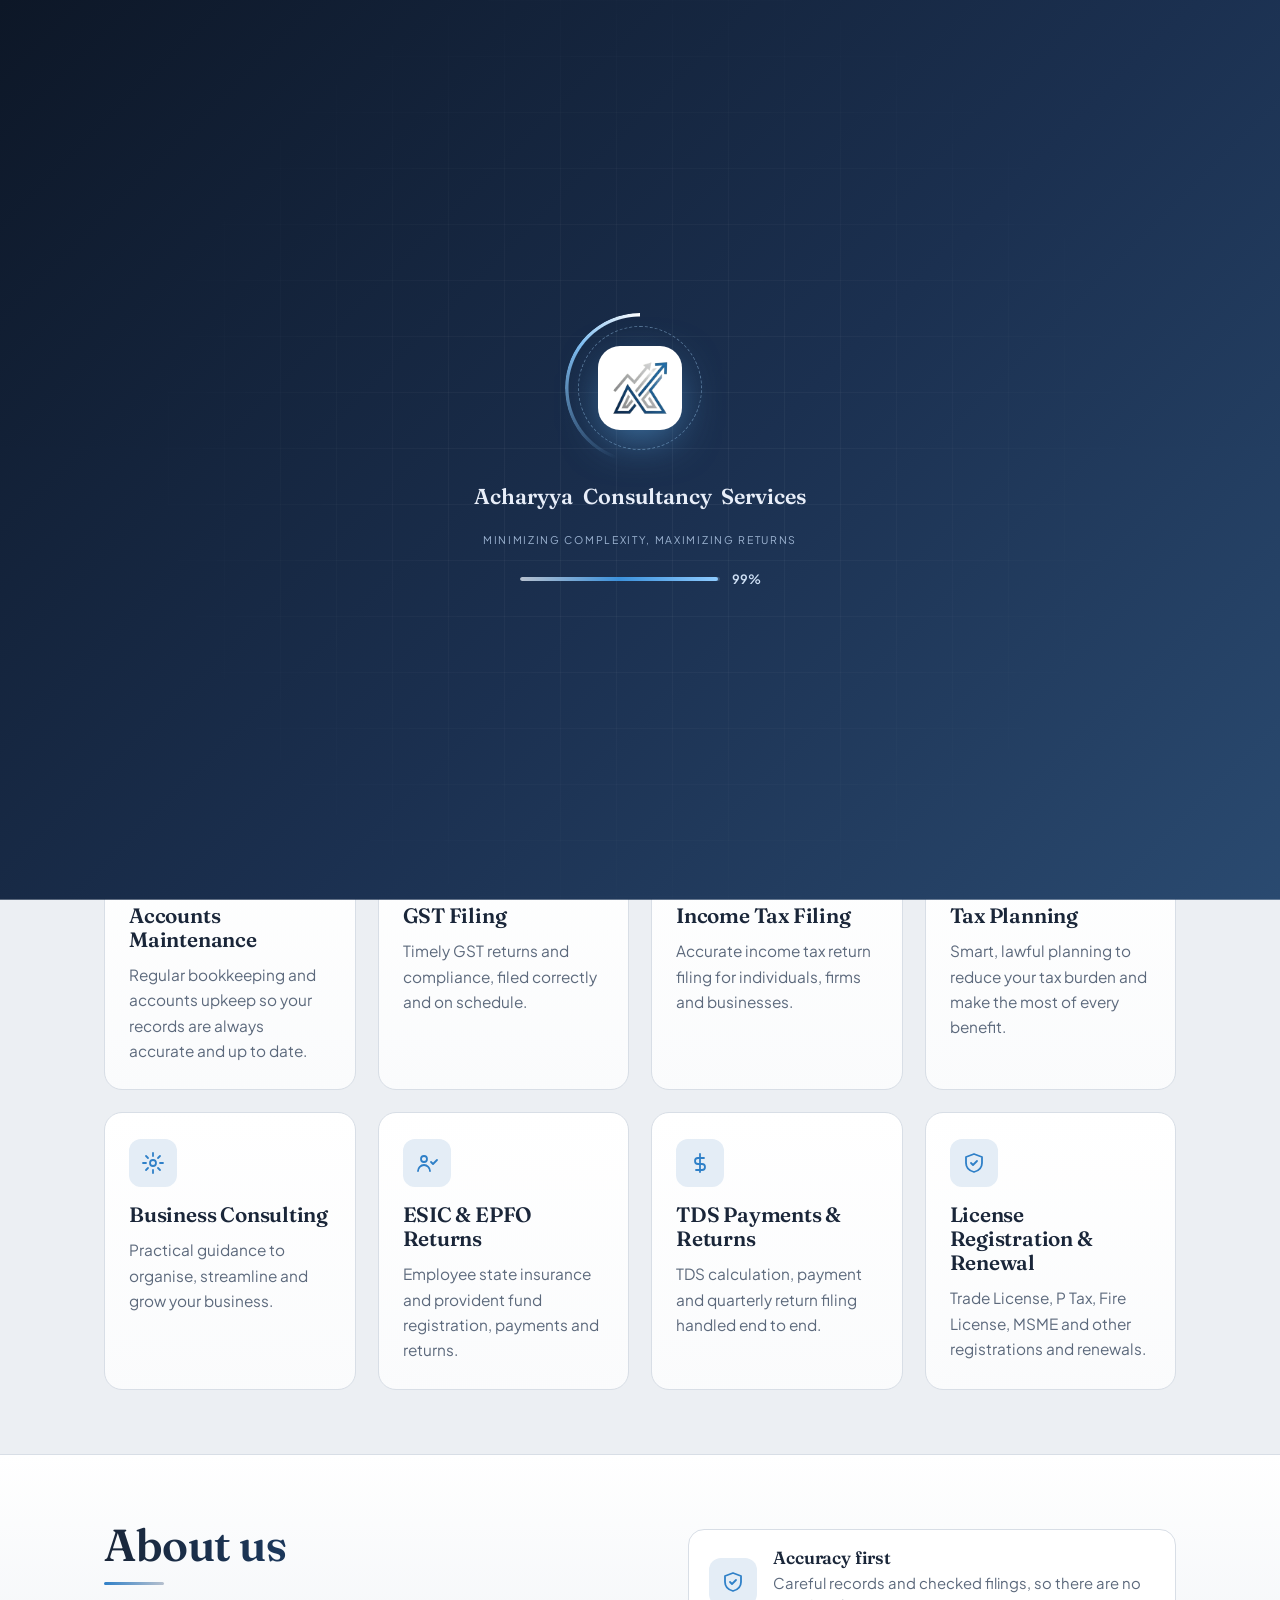
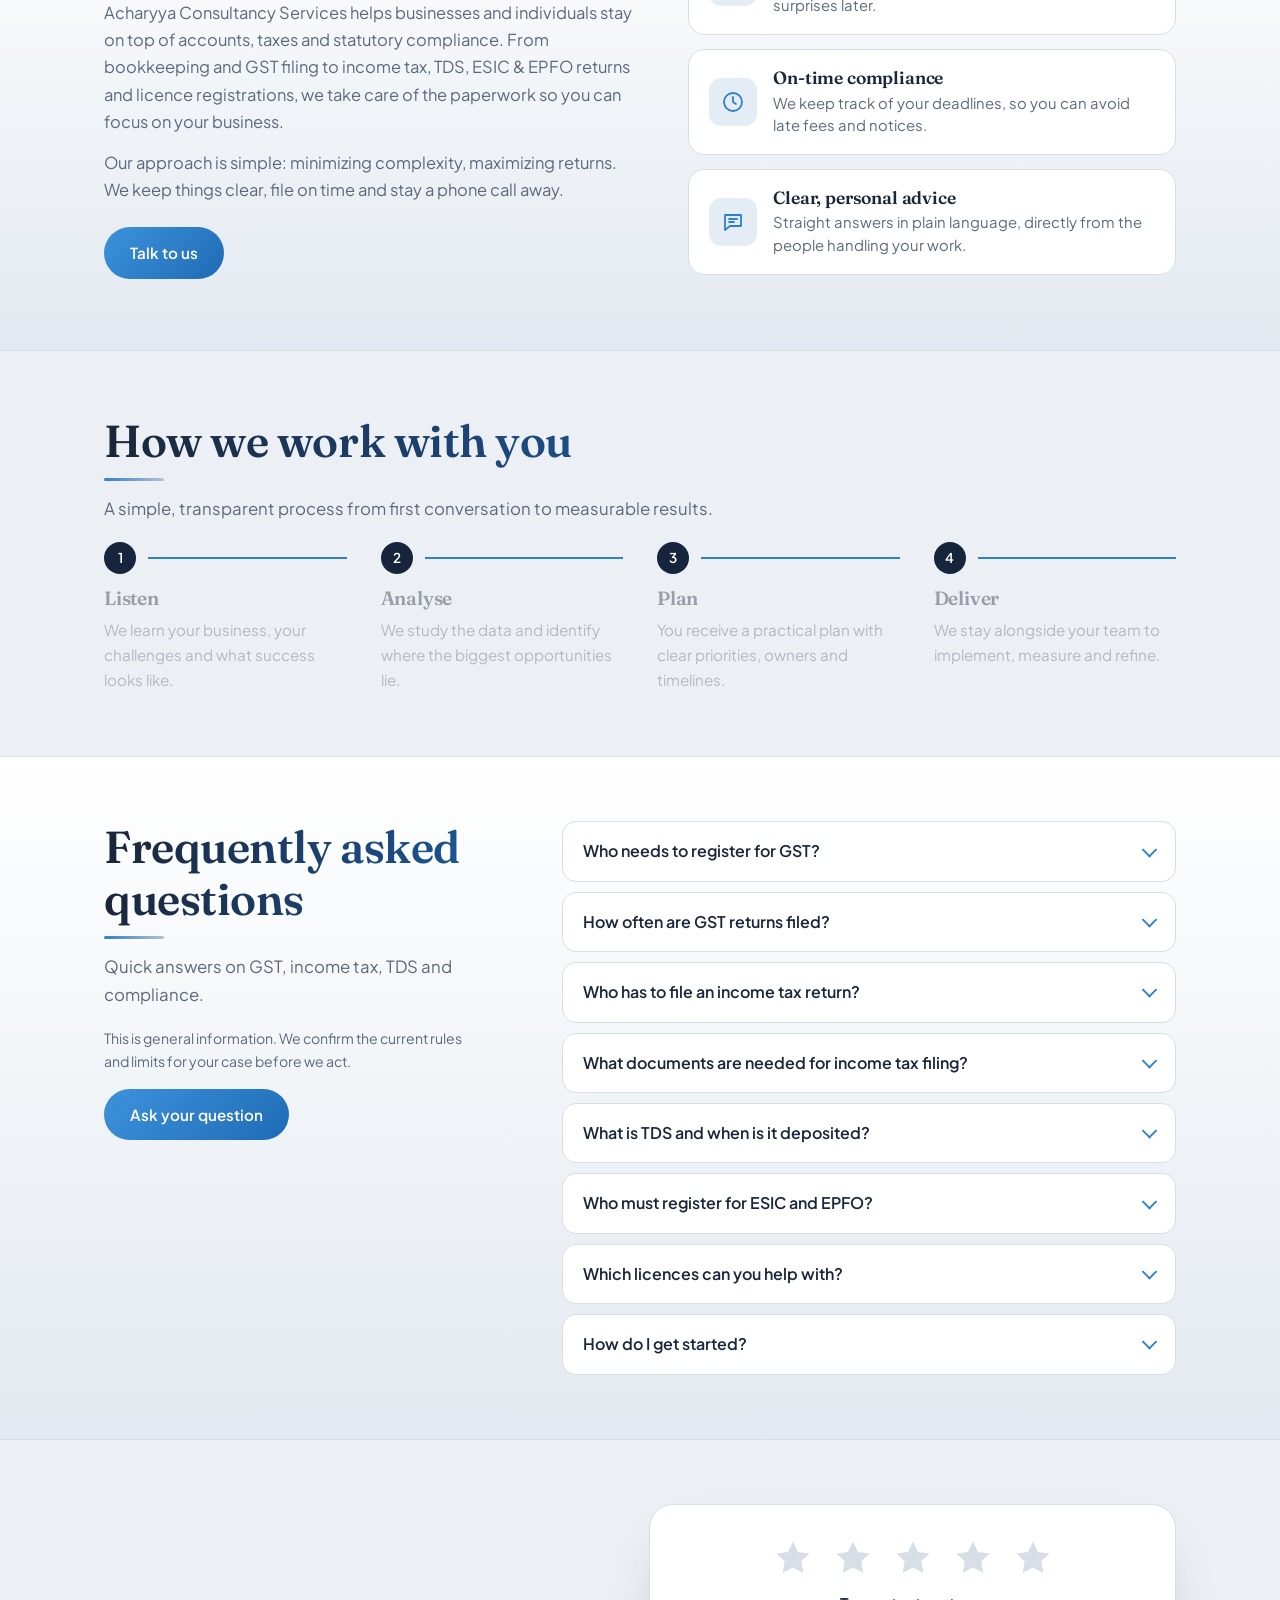
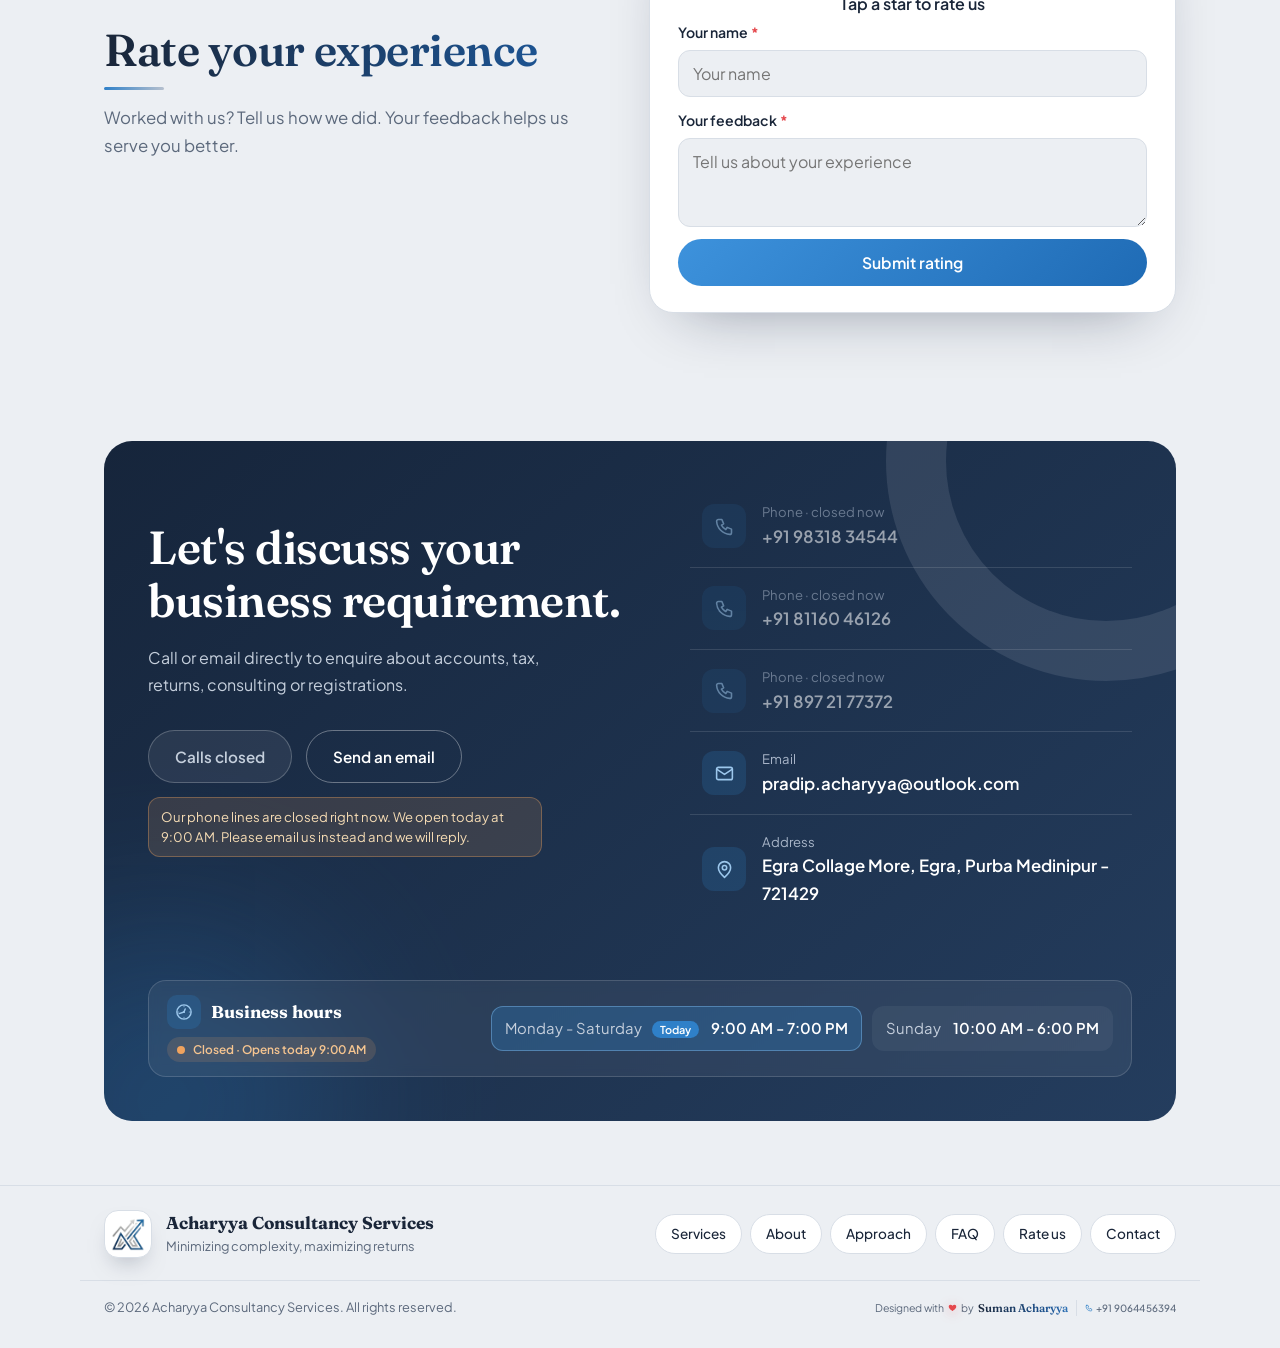
<file: index.html>
<!DOCTYPE html>
<html lang="en">
<head>
<meta charset="utf-8">
<meta name="format-detection" content="telephone=no">
<meta name="theme-color" content="#16253b">
<meta name="viewport" content="width=device-width, initial-scale=1, viewport-fit=cover">
<title>Acharyya Consultancy Services</title>
<link rel="icon" href="images/logo-icon.png">
<meta name="description" content="Acharyya Consultancy Services: accounts maintenance, GST, income tax, TDS, ESIC &amp; EPFO returns, tax planning, business consulting and license registration.">
<link rel="preconnect" href="https://fonts.googleapis.com">
<link href="https://fonts.googleapis.com/css2?family=Fraunces:opsz,wght@9..144,500;9..144,600&family=Plus+Jakarta+Sans:wght@400;500;600&display=swap" rel="stylesheet">
<link rel="stylesheet" href="css/style.css">
</head>
<body class="loading">

  
<div class="loader" id="loader" aria-hidden="true">
  <div class="ld-half top"></div><div class="ld-half bot"></div>
  <div class="ld-grid"></div><div class="ld-line"></div>
  <div class="ld">
    <div class="ld-orbit">
      <i class="ring r1"></i><i class="ring r2"></i><i class="dot d1"></i><i class="dot d2"></i><i class="dot d3"></i>
      <div class="ld-mk"><img src="images/logo-icon.png" alt=""></div>
    </div>
    <div class="ld-name"><span>Acharyya</span><span>Consultancy</span><span>Services</span></div>
    <div class="ld-tag">Minimizing complexity, maximizing returns</div>
    <div class="ld-prog"><div class="ld-bar"><i></i></div><b class="ld-pct">0%</b></div>
  </div>
</div>
<noscript><style>.loader{display:none}body.loading{overflow:auto}body.loading .hero .rv{opacity:1!important;transform:none!important}</style></noscript>
<a class="skip" href="#services">Skip to content</a>
<div class="progress" id="progress"></div>
<nav id="nav">
  <div class="wrap">
    <a href="#top" class="logo"><div class="mk"><img src="images/logo-icon.png" alt=""></div><span>Acharyya Consultancy<br>Services</span></a>
    <div class="links" id="links">
      <a href="#services">Services</a><a href="#about">About</a><a href="#approach">Approach</a><a href="#faq">FAQ</a><a href="#contact" class="btn" data-contact>Get in touch</a>
    </div>
    <button class="burger" id="burger" aria-label="Menu" aria-controls="links" aria-expanded="false"><span></span></button>
  </div>
</nav>

<header class="hero" id="top">
  <div class="blob b1" data-speed="0.12"></div>
  <div class="blob b2" data-speed="-0.08"></div>
  <div class="blob b3" data-speed="0.05"></div>
  <div class="grid-bg"></div>
  <canvas id="net"></canvas>
  <div class="wrap">
    <h1>Minimizing complexity, maximizing returns.</h1>
    <p class="rv" style="--d:.12s">Accounts, taxation, compliance and business consulting, handled with care so you can focus on growing your business.</p>
    <div class="cta rv" style="--d:.24s">
      <a href="#contact" class="btn">Contact us</a>
      <a href="#services" class="btn ghost">Explore services</a>
    </div>
  </div>
  <div class="hero-card" data-speed="-0.05"><img src="images/logo-full.jpg" alt="Acharyya Consultancy Services logo"></div>
</header>

<div class="marquee" aria-label="Our services"><div class="track"><span>Accounts Maintenance</span><span>GST Filing</span><span>Income Tax Filing</span><span>Tax Planning</span><span>Business Consulting</span><span>ESIC &amp; EPFO Returns</span><span>TDS Payments &amp; Returns</span><span>Trade License</span><span>P Tax</span><span>Fire License</span><span>MSME Registration</span><span aria-hidden="true">Accounts Maintenance</span><span aria-hidden="true">GST Filing</span><span aria-hidden="true">Income Tax Filing</span><span aria-hidden="true">Tax Planning</span><span aria-hidden="true">Business Consulting</span><span aria-hidden="true">ESIC &amp; EPFO Returns</span><span aria-hidden="true">TDS Payments &amp; Returns</span><span aria-hidden="true">Trade License</span><span aria-hidden="true">P Tax</span><span aria-hidden="true">Fire License</span><span aria-hidden="true">MSME Registration</span></div></div>

<section id="services">
  <div class="wrap">
    <div class="head rv"><h2>Our services</h2><p>Everything you need for accounts, tax and compliance, in one place.</p></div>
    <div class="cards">
      <article class="card rv"><div class="ico"><svg viewBox="0 0 24 24"><path d="M5 4h14v16H5z"/><path d="M9 9h6M9 13h6M9 17h3"/></svg></div><h3>Accounts Maintenance</h3><p>Regular bookkeeping and accounts upkeep so your records are always accurate and up to date.</p></article>
      <article class="card rv" style="--d:0.1s"><div class="ico"><svg viewBox="0 0 24 24"><path d="M6 3h9l4 4v14H6z"/><path d="M14 3v5h5M9 13h6M9 17h6"/></svg></div><h3>GST Filing</h3><p>Timely GST returns and compliance, filed correctly and on schedule.</p></article>
      <article class="card rv" style="--d:0.2s"><div class="ico"><svg viewBox="0 0 24 24"><rect x="3" y="5" width="18" height="14" rx="2"/><path d="M3 10h18M7 15h4"/></svg></div><h3>Income Tax Filing</h3><p>Accurate income tax return filing for individuals, firms and businesses.</p></article>
      <article class="card rv" style="--d:0.3s"><div class="ico"><svg viewBox="0 0 24 24"><path d="M3 17l6-6 4 4 8-8"/><path d="M15 7h6v6"/></svg></div><h3>Tax Planning</h3><p>Smart, lawful planning to reduce your tax burden and make the most of every benefit.</p></article>
      <article class="card rv"><div class="ico"><svg viewBox="0 0 24 24"><circle cx="12" cy="12" r="3"/><path d="M12 2v3M12 19v3M2 12h3M19 12h3M5 5l2 2M17 17l2 2M19 5l-2 2M7 17l-2 2"/></svg></div><h3>Business Consulting</h3><p>Practical guidance to organise, streamline and grow your business.</p></article>
      <article class="card rv" style="--d:0.1s"><div class="ico"><svg viewBox="0 0 24 24"><circle cx="9" cy="8" r="3"/><path d="M3 20c0-3.3 2.7-6 6-6s6 2.7 6 6"/><path d="M16 11l2 2 4-4"/></svg></div><h3>ESIC &amp; EPFO Returns</h3><p>Employee state insurance and provident fund registration, payments and returns.</p></article>
      <article class="card rv" style="--d:0.2s"><div class="ico"><svg viewBox="0 0 24 24"><path d="M12 3v18M16 7H10a3 3 0 000 6h4a3 3 0 010 6H8"/></svg></div><h3>TDS Payments &amp; Returns</h3><p>TDS calculation, payment and quarterly return filing handled end to end.</p></article>
      <article class="card rv" style="--d:0.3s"><div class="ico"><svg viewBox="0 0 24 24"><path d="M12 3l8 3v6c0 4.5-3.2 7.7-8 9-4.8-1.3-8-4.5-8-9V6z"/><path d="M9 12l2 2 4-4"/></svg></div><h3>License Registration &amp; Renewal</h3><p>Trade License, P Tax, Fire License, MSME and other registrations and renewals.</p></article>
    </div>
  </div>
</section>

<section id="about" class="alt">
  <div class="wrap about">
    <div class="rv">
      <div class="head"><h2>About us</h2></div>
      <p class="lead">Acharyya Consultancy Services helps businesses and individuals stay on top of accounts, taxes and statutory compliance. From bookkeeping and GST filing to income tax, TDS, ESIC &amp; EPFO returns and licence registrations, we take care of the paperwork so you can focus on your business.</p>
      <p class="lead">Our approach is simple: minimizing complexity, maximizing returns. We keep things clear, file on time and stay a phone call away.</p>
      <a href="#contact" class="btn" data-contact>Talk to us</a>
    </div>
    <div class="pillars"><div class="pillar rv" style="--d:0.0s"><div class="ico"><svg viewBox="0 0 24 24"><path d="M12 3l8 3v6c0 4.5-3.2 7.7-8 9-4.8-1.3-8-4.5-8-9V6z"/><path d="M9 12l2 2 4-4"/></svg></div><div><h3>Accuracy first</h3><p>Careful records and checked filings, so there are no surprises later.</p></div></div><div class="pillar rv" style="--d:0.1s"><div class="ico"><svg viewBox="0 0 24 24"><circle cx="12" cy="12" r="9"/><path d="M12 7v5l3 2"/></svg></div><div><h3>On-time compliance</h3><p>We keep track of your deadlines, so you can avoid late fees and notices.</p></div></div><div class="pillar rv" style="--d:0.2s"><div class="ico"><svg viewBox="0 0 24 24"><path d="M4 5h16v11H9l-5 4z"/><path d="M8 9h8M8 12h5"/></svg></div><div><h3>Clear, personal advice</h3><p>Straight answers in plain language, directly from the people handling your work.</p></div></div></div>
  </div>
</section>

<section id="approach">
  <div class="wrap">
    <div class="head rv"><h2>How we work with you</h2><p>A simple, transparent process from first conversation to measurable results.</p></div>
    <div class="steps">
      <div class="step rv"><h3>Listen</h3><p>We learn your business, your challenges and what success looks like.</p></div>
      <div class="step rv" style="--d:.1s"><h3>Analyse</h3><p>We study the data and identify where the biggest opportunities lie.</p></div>
      <div class="step rv" style="--d:.2s"><h3>Plan</h3><p>You receive a practical plan with clear priorities, owners and timelines.</p></div>
      <div class="step rv" style="--d:.3s"><h3>Deliver</h3><p>We stay alongside your team to implement, measure and refine.</p></div>
    </div>
  </div>
</section>

<section id="faq" class="alt">
  <div class="wrap faq">
    <div class="rv">
      <div class="head"><h2>Frequently asked questions</h2><p>Quick answers on GST, income tax, TDS and compliance.</p></div>
      <p class="note">This is general information. We confirm the current rules and limits for your case before we act.</p>
      <a href="#contact" class="btn" data-contact>Ask your question</a>
    </div>
    <div class="acc"><details class="rv"><summary>Who needs to register for GST?</summary><div class="ans"><p>Businesses whose turnover crosses the prescribed limit need to register, and some activities require registration regardless of turnover. Limits vary by state and type of supply, so we check the current rules for your business before registering.</p></div></details><details class="rv"><summary>How often are GST returns filed?</summary><div class="ans"><p>Regular taxpayers generally file GSTR-1 and GSTR-3B every month, while eligible small taxpayers can opt for quarterly filing. An annual return is also required. We track your due dates and file on time.</p></div></details><details class="rv"><summary>Who has to file an income tax return?</summary><div class="ans"><p>Anyone whose income is above the basic exemption limit must file. Some people need to file even below it, such as those with high-value transactions, foreign assets or a refund to claim. Filing on time also helps with loans, visas and refunds.</p></div></details><details class="rv"><summary>What documents are needed for income tax filing?</summary><div class="ans"><p>Usually PAN, Aadhaar, bank statements, Form 16 or other income details, interest certificates, and proofs of investments and deductions. Tell us your situation and we will give you an exact list.</p></div></details><details class="rv"><summary>What is TDS and when is it deposited?</summary><div class="ans"><p>TDS is tax deducted by the payer when paying salary, rent, professional fees, contractor bills and similar payments. It is generally deposited with the government by the 7th of the following month, and quarterly TDS returns are filed.</p></div></details><details class="rv"><summary>Who must register for ESIC and EPFO?</summary><div class="ans"><p>Employers must register once their number of employees and wage levels cross the prescribed limits. We check whether your business is covered and handle registration, monthly payments and returns.</p></div></details><details class="rv"><summary>Which licences can you help with?</summary><div class="ans"><p>Trade License, Professional Tax (P Tax), Fire License, MSME registration and their renewals. The documents depend on the licence, so call us and we will guide you.</p></div></details><details class="rv"><summary>How do I get started?</summary><div class="ans"><p>Call or email us with a short description of your business and what you need. We will explain the process and the next steps.</p></div></details></div>
  </div>
</section>

<section id="rate">
  <div class="wrap rate">
    <div class="rv">
      <div class="head"><h2>Rate your experience</h2><p>Worked with us? Tell us how we did. Your feedback helps us serve you better.</p></div>
      <div class="rev-sum" id="revSum"></div>
    </div>
    <div class="rate-card rv" id="rateCard">
      <form id="rateForm" novalidate>
        <div class="stars" role="radiogroup" aria-label="Your rating" id="stars"><button type="button" class="star" role="radio" aria-checked="false" aria-label="1 star" data-v="1"><svg viewBox="0 0 24 24"><path d="M12 2.5l2.9 6 6.6.9-4.8 4.6 1.2 6.5L12 17.4l-5.9 3.1 1.2-6.5L2.5 9.4l6.6-.9z"/></svg></button><button type="button" class="star" role="radio" aria-checked="false" aria-label="2 stars" data-v="2"><svg viewBox="0 0 24 24"><path d="M12 2.5l2.9 6 6.6.9-4.8 4.6 1.2 6.5L12 17.4l-5.9 3.1 1.2-6.5L2.5 9.4l6.6-.9z"/></svg></button><button type="button" class="star" role="radio" aria-checked="false" aria-label="3 stars" data-v="3"><svg viewBox="0 0 24 24"><path d="M12 2.5l2.9 6 6.6.9-4.8 4.6 1.2 6.5L12 17.4l-5.9 3.1 1.2-6.5L2.5 9.4l6.6-.9z"/></svg></button><button type="button" class="star" role="radio" aria-checked="false" aria-label="4 stars" data-v="4"><svg viewBox="0 0 24 24"><path d="M12 2.5l2.9 6 6.6.9-4.8 4.6 1.2 6.5L12 17.4l-5.9 3.1 1.2-6.5L2.5 9.4l6.6-.9z"/></svg></button><button type="button" class="star" role="radio" aria-checked="false" aria-label="5 stars" data-v="5"><svg viewBox="0 0 24 24"><path d="M12 2.5l2.9 6 6.6.9-4.8 4.6 1.2 6.5L12 17.4l-5.9 3.1 1.2-6.5L2.5 9.4l6.6-.9z"/></svg></button></div>
        <p class="star-label" id="starLabel">Tap a star to rate us</p>
        <p class="err rate-err" id="rateErr" role="alert"></p>
        <label class="f">Your name <b class="req">*</b><input name="name" type="text" autocomplete="name" placeholder="Your name" data-v="name" aria-required="true"><span class="err" role="alert"></span></label>
        <label class="f">Your feedback <b class="req">*</b><textarea name="comment" rows="3" placeholder="Tell us about your experience" data-v="text" data-min="5" data-msg="Please write a few words about your experience" aria-required="true"></textarea><span class="err" role="alert"></span></label>
        <input type="text" name="_honey" class="hp" tabindex="-1" autocomplete="off" aria-hidden="true">
        <p class="f-error" id="rErr" role="alert"></p>
        <button class="btn m-send" type="submit"><span>Submit rating</span><i class="spin"></i></button>
      </form>
      <div class="rate-done" id="rateDone" hidden>
        <svg class="tick" viewBox="0 0 52 52" aria-hidden="true"><circle class="tc" cx="26" cy="26" r="24"/><path class="tp" d="M14 27l8 8 16-17"/></svg>
        <h3>Thank you for your rating!</h3>
        <p id="rateThanks">We truly value your feedback.</p>
      </div>
    </div>
    <div class="reviews" id="reviews"></div>
  </div>
</section>

<section id="contact">
  <div class="wrap">
    <div class="contact rv">
      <div>
        <h2>Let's discuss your business requirement.</h2>
        <p>Call or email directly to enquire about accounts, tax, returns, consulting or registrations.</p>
        <div class="cta"><a href="tel:+919831834544" class="btn">Call now</a><a href="mailto:pradip.acharyya@outlook.com" class="btn ghost" data-email>Send an email</a></div>
        <p class="call-note" data-callnote hidden></p>
      </div>
      <ul class="c-list"><li><a href="tel:+919831834544"><span class="ci"><svg viewBox="0 0 24 24"><path d="M5 4h4l2 5-2.5 1.5a11 11 0 005 5L15 13l5 2v4a2 2 0 01-2 2A16 16 0 013 6a2 2 0 012-2z"/></svg></span><span><small>Phone</small><b>+91 98318 34544</b></span></a></li><li><a href="tel:+918116046126"><span class="ci"><svg viewBox="0 0 24 24"><path d="M5 4h4l2 5-2.5 1.5a11 11 0 005 5L15 13l5 2v4a2 2 0 01-2 2A16 16 0 013 6a2 2 0 012-2z"/></svg></span><span><small>Phone</small><b>+91 81160 46126</b></span></a></li><li><a href="tel:+918972177372"><span class="ci"><svg viewBox="0 0 24 24"><path d="M5 4h4l2 5-2.5 1.5a11 11 0 005 5L15 13l5 2v4a2 2 0 01-2 2A16 16 0 013 6a2 2 0 012-2z"/></svg></span><span><small>Phone</small><b>+91 897 21 77372</b></span></a></li><li><a href="mailto:pradip.acharyya@outlook.com" data-email><span class="ci"><svg viewBox="0 0 24 24"><rect x="3" y="5" width="18" height="14" rx="2"/><path d="M3 7l9 6 9-6"/></svg></span><span><small>Email</small><b>pradip.acharyya@outlook.com</b></span></a></li><li><a href="https://www.google.com/maps/search/?api=1&amp;query=Egra+Collage+More+Egra+Purba+Medinipur+721429" target="_blank" rel="noopener"><span class="ci"><svg viewBox="0 0 24 24"><path d="M12 21s7-6.2 7-11a7 7 0 10-14 0c0 4.8 7 11 7 11z"/><circle cx="12" cy="10" r="2.5"/></svg></span><span><small>Address</small><b>Egra Collage More, Egra, Purba Medinipur - 721429</b></span></a></li></ul>
      <div class="hours rv">
          <div class="hr-top"><span class="hr-ic"><svg viewBox="0 0 24 24"><circle cx="12" cy="12" r="9.5"/><path class="tick" d="M12 3.6v1.3M20.4 12h-1.3M12 20.4v-1.3M3.6 12h1.3"/><g class="hand" id="hH"><line x1="12" y1="12" x2="12" y2="7.6"/></g><g class="hand" id="hM"><line x1="12" y1="12" x2="12" y2="5.2"/></g><circle class="dotc" cx="12" cy="12" r="1.3"/></svg></span><b>Business hours</b><span class="status" data-status><i></i><span>Checking...</span></span></div>
          <ul class="hr-list"><li data-days="1,2,3,4,5,6"><span>Monday - Saturday</span><b>9:00 AM - 7:00 PM</b><i class="bar"></i></li><li data-days="0"><span>Sunday</span><b>10:00 AM - 6:00 PM</b><i class="bar"></i></li></ul>
        </div>
    
    </div>
  </div>
</section>

<footer class="foot">
  <div class="wrap foot-top">
    <div class="foot-brand rv">
      <a href="#top" class="fb-mk" aria-label="Back to top"><img src="images/logo-icon.png" alt="Acharyya Consultancy Services"></a>
      <div><b>Acharyya Consultancy Services</b><span>Minimizing complexity, maximizing returns</span></div>
    </div>
    <nav class="foot-links rv" aria-label="Footer"><a href="#services">Services</a><a href="#about">About</a><a href="#approach">Approach</a><a href="#faq">FAQ</a><a href="#rate">Rate us</a><a href="#contact">Contact</a></nav>
  </div>
  <div class="wrap foot-bot">
    <p class="copy">&copy; <span id="yr"></span> Acharyya Consultancy Services. All rights reserved.</p>
    <div class="credit"><div class="credit-card rv" id="creditCard"><p class="made">Designed with <svg class="heart" viewBox="0 0 24 24" role="img" aria-label="love"><path d="M12 21s-7.5-4.6-9.6-9.3C.9 8.2 3 4.5 6.7 4.5c2 0 3.7 1.1 5.3 3 1.6-1.9 3.3-3 5.3-3 3.7 0 5.8 3.7 4.3 7.2C19.5 16.4 12 21 12 21z"/></svg> by <span class="maker">Suman Acharyya</span></p><p class="dnum"><svg viewBox="0 0 24 24" aria-hidden="true"><path d="M5 4h4l2 5-2.5 1.5a11 11 0 005 5L15 13l5 2v4a2 2 0 01-2 2A16 16 0 013 6a2 2 0 012-2z"/></svg><span translate="no">+91 9064456394</span></p></div></div>
  </div>
</footer>

<nav class="dots" id="dots" aria-label="Page sections"><a href="#top" data-t="Home" aria-label="Home"></a><a href="#services" data-t="Services" aria-label="Services"></a><a href="#about" data-t="About" aria-label="About"></a><a href="#approach" data-t="How we work" aria-label="How we work"></a><a href="#faq" data-t="FAQ" aria-label="FAQ"></a><a href="#rate" data-t="Rate us" aria-label="Rate us"></a><a href="#contact" data-t="Contact" aria-label="Contact"></a></nav>
<div class="modal" id="contactModal" role="dialog" aria-modal="true" aria-label="Contact us" aria-hidden="true">
  <div class="m-back" data-close></div>
  <div class="m-panel">
    <button class="m-x" data-close aria-label="Close"><svg viewBox="0 0 24 24"><path d="M6 6l12 12M18 6L6 18"/></svg></button>
    <div class="m-view on" id="vChoose">
      <h3>How would you like to reach us?</h3>
      <p class="m-sub">Choose an option and we will take it from there.</p>
      <div class="m-status"><span class="status" data-status><i></i><span></span></span></div>
      <div class="m-opts">
        <div class="m-opt"><div class="m-h"><span class="ci"><svg viewBox="0 0 24 24"><path d="M5 4h4l2 5-2.5 1.5a11 11 0 005 5L15 13l5 2v4a2 2 0 01-2 2A16 16 0 013 6a2 2 0 012-2z"/></svg></span><span><b>Call us</b><small>Tap a number to call</small></span></div>
          <p class="call-note" data-callnote hidden></p>
          <a class="m-line" href="tel:+919831834544">+91 98318 34544</a><a class="m-line" href="tel:+918116046126">+91 81160 46126</a><a class="m-line" href="tel:+918972177372">+91 897 21 77372</a></div>
        <div class="m-opt"><div class="m-h"><span class="ci"><svg viewBox="0 0 24 24"><rect x="3" y="5" width="18" height="14" rx="2"/><path d="M3 7l9 6 9-6"/></svg></span><span><b>Email us</b><small>Send us your question</small></span></div>
          <p class="m-alt">Fill in a short form and we will reply to you by email or phone.</p>
          <button type="button" class="btn m-main" data-email>Write your message</button></div>
      </div>
    </div>
    <div class="m-view" id="vForm">
      <button type="button" class="m-prev" data-view="Choose">&#8249; Back</button>
      <h3>Send us your question</h3>
      <p class="m-sub">All fields marked <span class="req">*</span> are required.</p>
      <p class="m-closed" id="mClosed" hidden></p>
      <form id="mForm" novalidate>
        <div class="f-row">
          <label class="f">Name <b class="req">*</b><input name="name" type="text" autocomplete="name" placeholder="Your full name" data-v="name" aria-required="true"><span class="err" role="alert"></span></label>
          <label class="f">Phone number <b class="req">*</b><input name="phone" type="tel" inputmode="tel" autocomplete="tel" placeholder="10-digit mobile number" data-v="phone" aria-required="true"><span class="err" role="alert"></span></label>
        </div>
        <label class="f">Email <b class="req">*</b><input name="email" type="email" autocomplete="email" placeholder="you@example.com" data-v="email" aria-required="true"><span class="err" role="alert"></span></label>
        <label class="f">I need help with <b class="req">*</b><select name="service" data-v="select" aria-required="true"><option value="">Select a service</option><option>Accounts Maintenance</option><option>GST Filing</option><option>Income Tax Filing</option><option>Tax Planning</option><option>Business Consulting</option><option>ESIC &amp; EPFO Returns</option><option>TDS Payments &amp; Returns</option><option>License Registration &amp; Renewal</option><option>Other</option></select><span class="err" role="alert"></span></label>
        <label class="f">Your question <b class="req">*</b><textarea name="message" rows="4" placeholder="Write your question here" data-v="text" data-min="10" data-msg="Please write your question (at least 10 characters)" aria-required="true"></textarea><span class="err" role="alert"></span></label>
        <input type="text" name="_honey" class="hp" tabindex="-1" autocomplete="off" aria-hidden="true">
        <p class="f-error" id="mErr" role="alert"></p>
        <button class="btn m-send" type="submit"><span>Send message</span><i class="spin"></i></button>
        <p class="f-note">We use your details only to reply to your enquiry.</p>
      </form>
    </div>
    <div class="m-view" id="vDone">
      <div class="done">
        <svg class="tick" viewBox="0 0 52 52" aria-hidden="true"><circle class="tc" cx="26" cy="26" r="24"/><path class="tp" d="M14 27l8 8 16-17"/></svg>
        <h3>Message sent successfully</h3>
        <p id="doneTxt">Thank you! We will contact you soon.</p>
        <button type="button" class="btn" data-close>Continue browsing</button>
        <div class="auto"><i></i></div>
      </div>
    </div>
  </div>
</div>
<a href="tel:+919831834544" class="fab" aria-label="Call us"><svg viewBox="0 0 24 24"><path d="M5 4h4l2 5-2.5 1.5a11 11 0 005 5L15 13l5 2v4a2 2 0 01-2 2A16 16 0 013 6a2 2 0 012-2z"/></svg></a>
<button class="totop" id="totop" aria-label="Back to top"><svg viewBox="0 0 24 24"><path d="M6 14l6-6 6 6"/></svg></button>

<script src="js/config.js"></script>
<script src="js/script.js"></script>
</body>
</html>
</file>
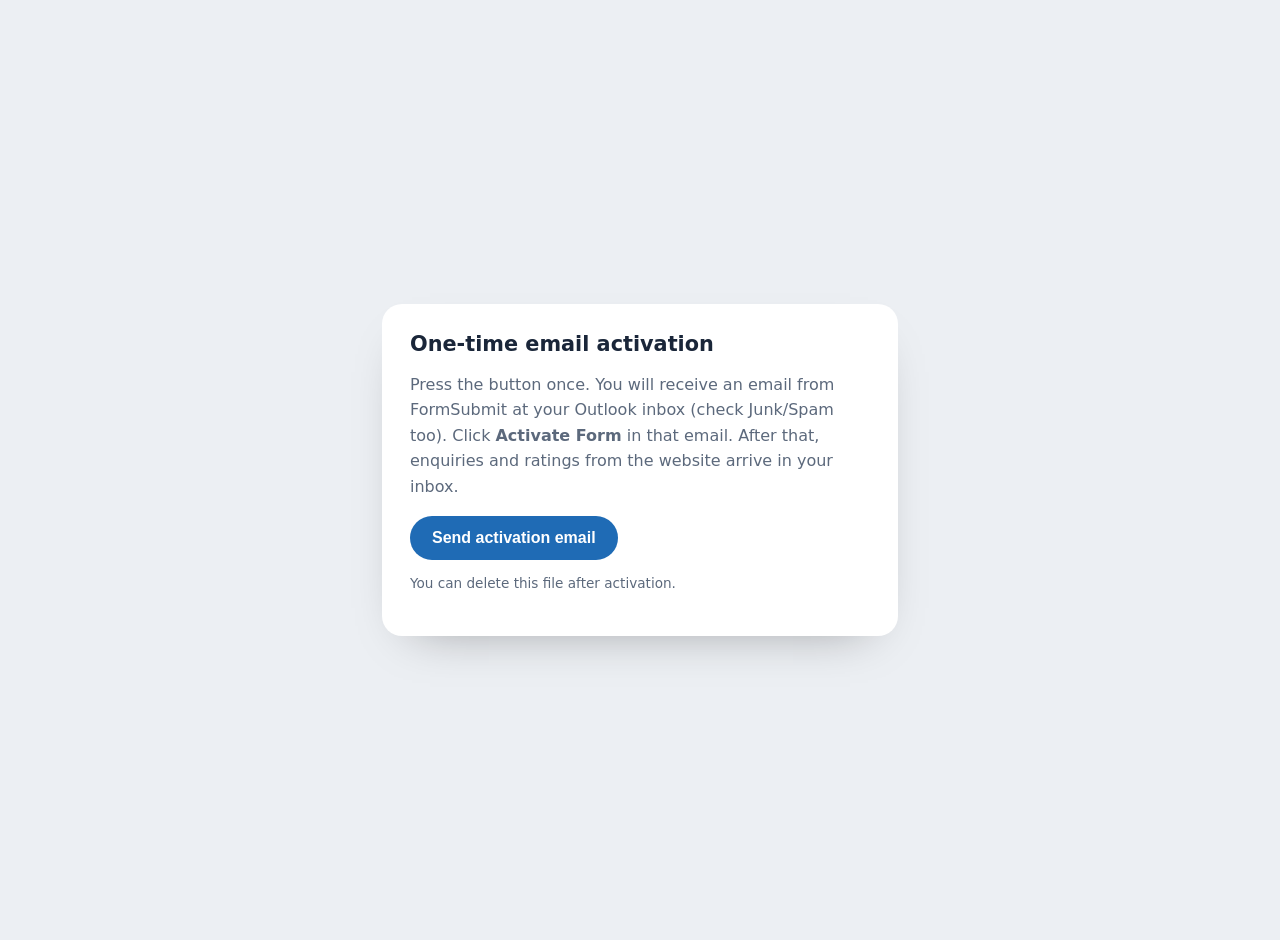
<file: activate-email.html>
<!DOCTYPE html>
<html lang="en"><head><meta charset="utf-8"><meta name="viewport" content="width=device-width,initial-scale=1">
<meta name="robots" content="noindex"><title>Activate email delivery</title>
<style>body{font-family:system-ui,sans-serif;background:#eceff3;color:#1a2639;display:grid;place-items:center;min-height:100vh;margin:0;padding:20px}
.c{background:#fff;max-width:460px;padding:28px;border-radius:20px;box-shadow:0 20px 50px -30px rgba(0,0,0,.4)}
h1{font-size:1.3rem;margin:0 0 10px}p{line-height:1.6;color:#5c697c}button{background:#1f6bb5;color:#fff;border:0;padding:13px 22px;border-radius:999px;font-size:1rem;font-weight:600;cursor:pointer}</style></head>
<body><div class="c"><h1>One-time email activation</h1>
<p>Press the button once. You will receive an email from FormSubmit at your Outlook inbox (check Junk/Spam too). Click <b>Activate Form</b> in that email. After that, enquiries and ratings from the website arrive in your inbox.</p>
<form action="https://formsubmit.co/pradip.acharyya@outlook.com" method="POST">
<input type="hidden" name="_subject" value="Activation test from Acharyya Consultancy Services website">
<input type="hidden" name="message" value="Activation test">
<button type="submit">Send activation email</button></form>

<p style="font-size:.85rem">You can delete this file after activation.</p></div></body></html>
</file>
<file: css/style.css>
:root{
  box-sizing:border-box;padding-top:env(safe-area-inset-top,0px);padding-bottom:env(safe-area-inset-bottom,0px);
  --bg:#eceff3;--surface:#fff;--ink:#1a2639;--muted:#5c697c;--line:#d8dee6;
  --navy:#16253b;--navy2:#22395a;--accent:#2f80c8;--accent-soft:#e4edf6;--blue:#1d5a9e;--silver:#b6c0ce;--alt:#e3e9f0;
  --serif:'Fraunces',Georgia,serif;--sans:'Plus Jakarta Sans',system-ui,-apple-system,'Segoe UI',sans-serif;
}
@media (prefers-color-scheme:dark){:root:not([data-theme="light"]){--bg:#0f1826;--surface:#182438;--ink:#edf1f6;--muted:#9aa8bb;--line:#27364d;--accent-soft:#1a3049;--alt:#101a2b}}
:root[data-theme="dark"]{--bg:#0f1826;--surface:#182438;--ink:#edf1f6;--muted:#9aa8bb;--line:#27364d;--accent-soft:#1a3049;--alt:#101a2b}
html{scroll-behavior:smooth;scroll-padding-top:calc(72px + env(safe-area-inset-top,0px))}
*,*::before,*::after{box-sizing:inherit}
body{margin:0;background:var(--bg);color:var(--ink);font-family:var(--sans);line-height:1.65;-webkit-font-smoothing:antialiased}
h1,h2,h3{font-family:var(--serif);font-weight:600;line-height:1.15;margin:0;letter-spacing:-.01em}
a{color:inherit;text-decoration:none}
.wrap{max-width:1120px;margin:0 auto;padding:0 24px}
section{padding:64px 0}

/*     NAV   */
nav{position:sticky;top:env(safe-area-inset-top,0px);z-index:50;transition:background .3s,box-shadow .3s}
nav.solid,nav.menu{background:color-mix(in srgb,var(--navy) 94%,transparent);backdrop-filter:blur(10px);box-shadow:0 1px 0 rgba(255,255,255,.08)}
nav .wrap{display:flex;align-items:center;justify-content:space-between;height:72px}
.logo{font-family:var(--serif);font-size:1.25rem;color:#fff;font-weight:600}
.logo{display:flex;align-items:center;gap:12px;font-size:1.02rem;line-height:1.15}
.logo .mk{width:44px;height:44px;background:#fff;border-radius:12px;display:grid;place-items:center;flex:none;transition:transform .4s}
.logo:hover .mk{transform:rotate(-6deg) scale(1.06)}
.logo .mk img{width:32px;height:auto;display:block}

.links{display:flex;gap:30px;align-items:center}
.links a{color:#cfd7ea;font-size:.93rem;position:relative}
.links a:not(.btn)::after{content:"";position:absolute;left:0;bottom:4px;height:2px;width:0;background:var(--accent);transition:width .3s}
.links a:not(.btn):hover::after{width:100%}
.links a:hover{color:#fff}
.btn{display:inline-block;padding:13px 26px;border-radius:999px;background:linear-gradient(135deg,#3d92dc,#1f6bb5);color:#fff!important;font-weight:600;font-size:.95rem;transition:transform .25s,box-shadow .25s}
.btn:hover{transform:translateY(-3px);box-shadow:0 12px 26px -8px rgba(47,128,200,.7)}
.btn.ghost{background:transparent;border:1px solid rgba(255,255,255,.35);color:#fff!important}
.btn.ghost:hover{background:rgba(255,255,255,.08);box-shadow:none}


/* HERO */
.hero{margin-top:-72px;padding:140px 0 84px;background:linear-gradient(135deg,#131f33 0%,#1e3452 55%,#2c4a6d 100%);color:#fff;position:relative;overflow:hidden;isolation:isolate}
.blob{position:absolute;border-radius:50%;filter:blur(70px);opacity:.55;z-index:-1;will-change:transform;animation:drift 18s ease-in-out infinite alternate}
.b1{width:520px;height:520px;background:#3b8fd6;top:-140px;right:-100px}
.b2{width:420px;height:420px;background:#aebbcc;bottom:-160px;left:-120px;opacity:.38;animation-duration:22s}
.b3{width:300px;height:300px;background:#6c8fb8;top:40%;left:42%;opacity:.3;animation-duration:26s}
@keyframes drift{to{transform:translate(50px,-40px) scale(1.12)}}
.grid-bg{position:absolute;inset:0;z-index:-1;background-image:linear-gradient(rgba(255,255,255,.05) 1px,transparent 1px),linear-gradient(90deg,rgba(255,255,255,.05) 1px,transparent 1px);background-size:56px 56px;mask-image:radial-gradient(ellipse at 60% 30%,#000 20%,transparent 75%)}
.hero h1{font-size:clamp(2.4rem,6vw,4.2rem);max-width:12em}
.hero p{max-width:30em;font-size:1.15rem;color:#c5cfdc;margin:26px 0 38px}
.cta{display:flex;gap:14px;flex-wrap:wrap}
.hero-card{position:absolute;right:max(24px,calc(50% - 560px));top:50%;margin-top:-90px;width:360px;background:#f0f3f7;border-radius:22px;padding:14px;box-shadow:0 30px 70px -20px rgba(0,0,0,.55);animation:float 6s ease-in-out infinite}
.hero-card img{width:100%;display:block;border-radius:12px}
@keyframes float{50%{transform:translateY(-12px)}}


/* HEADINGS */
.head{max-width:620px;margin-bottom:34px}
.head h2{font-size:clamp(1.9rem,4vw,2.8rem)}
.head p{color:var(--muted);margin:14px 0 0;font-size:1.05rem}

/* SERVICES */
.cards{display:grid;grid-template-columns:repeat(auto-fit,minmax(250px,1fr));gap:22px}
.card{background:var(--surface);border:1px solid var(--line);border-radius:18px;padding:26px 24px;position:relative;overflow:hidden;transition:transform .35s,box-shadow .35s,border-color .35s}
.card::before{content:"";position:absolute;left:0;top:0;height:3px;width:0;background:linear-gradient(90deg,var(--silver),var(--accent),var(--blue));transition:width .45s}
.card:hover{transform:translateY(-8px);box-shadow:0 26px 50px -26px rgba(11,23,48,.45);border-color:transparent}
.card:hover::before{width:100%}
.ico{width:48px;height:48px;border-radius:12px;background:var(--accent-soft);display:grid;place-items:center;margin-bottom:16px;transition:transform .35s}
.card:hover .ico{transform:rotate(-8deg) scale(1.1)}
.ico svg{width:24px;height:24px;stroke:var(--accent);fill:none;stroke-width:1.8;stroke-linecap:round;stroke-linejoin:round}
.card h3{font-size:1.3rem;margin-bottom:10px}
.card p{margin:0;color:var(--muted);font-size:.96rem}

/* APPROACH */
.alt{background:linear-gradient(180deg,var(--surface),var(--alt));border-block:1px solid var(--line)}
.steps{display:grid;grid-template-columns:repeat(auto-fit,minmax(220px,1fr));gap:34px;counter-reset:s;position:relative}
.step{counter-increment:s;padding-top:28px;border-top:2px solid var(--line);position:relative;transition:border-color .3s}
.step::before{content:counter(s);position:absolute;top:-17px;left:0;width:32px;height:32px;border-radius:50%;background:var(--navy);color:#fff;display:grid;place-items:center;font-size:.85rem;font-weight:600;transition:background .3s,transform .3s}
.step:hover{border-color:var(--accent)}
.step:hover::before{background:var(--accent);transform:scale(1.15)}
.step h3{font-size:1.2rem;margin-bottom:8px}
.step p{margin:0;color:var(--muted);font-size:.95rem}

/* CONTACT */
.contact{display:grid;grid-template-columns:1.1fr 1fr;gap:56px;align-items:center;background:linear-gradient(140deg,#16253b,#243d5e);color:#fff;border-radius:28px;padding:44px 44px;position:relative;overflow:hidden;isolation:isolate}
.contact::before{content:"";position:absolute;width:440px;height:440px;border:60px solid rgba(182,192,206,.14);border-radius:50%;top:-200px;right:-150px;z-index:-1;animation:spin 40s linear infinite}
.contact::after{content:"";position:absolute;width:360px;height:360px;border-radius:50%;background:#2f80c8;filter:blur(90px);opacity:.28;left:-120px;bottom:-160px;z-index:-1}
@keyframes spin{to{transform:rotate(360deg)}}
.contact h2{font-size:clamp(1.9rem,4vw,2.9rem);max-width:12em}
.contact p{color:#c5cfdc;margin:18px 0 32px;max-width:28em}
.c-list{list-style:none;margin:0;padding:0}
.c-list li{border-bottom:1px solid rgba(255,255,255,.12)}
.c-list li:last-child{border:0}
.c-list a{display:flex;gap:16px;align-items:center;padding:16px 12px;border-radius:14px;transition:background .3s,transform .3s}
.c-list a:hover{background:rgba(255,255,255,.07);transform:translateX(8px)}
.ci{width:44px;height:44px;border-radius:12px;background:rgba(47,128,200,.2);display:grid;place-items:center;flex:none;transition:background .3s}
.c-list a:hover .ci{background:#2f80c8}
.ci svg{width:21px;height:21px;stroke:#9cc7ec;fill:none;stroke-width:1.8;stroke-linecap:round;stroke-linejoin:round;transition:stroke .3s}
.c-list a:hover .ci svg{stroke:#fff}
.c-list small{display:block;color:#a9b6c9;font-size:.82rem}
.c-list b{font-weight:600;font-size:1.05rem;overflow-wrap:anywhere}
@media(max-width:860px){.contact{grid-template-columns:1fr;gap:36px;padding:44px 22px}}
@media(prefers-reduced-motion:reduce){.contact::before{animation:none}}

footer{border-top:1px solid var(--line);padding:24px 0 30px;color:var(--muted);font-size:.88rem}
footer .wrap{display:flex;justify-content:space-between;flex-wrap:wrap;gap:10px}

/* REVEAL */
.rv{opacity:0;transform:translateY(32px);transition:opacity .8s cubic-bezier(.2,.7,.2,1),transform .8s cubic-bezier(.2,.7,.2,1);transition-delay:var(--d,0s)}
.rv.in{opacity:1;transform:none}
.card.rv.in{transition:opacity .8s,transform .8s,box-shadow .35s,border-color .35s}
@media(prefers-reduced-motion:reduce){.rv{opacity:1;transform:none;transition:none}.blob,.hero-card{animation:none}html{scroll-behavior:auto}}

/* MOBILE MENU */
.burger{display:none;width:44px;height:44px;border:0;background:transparent;cursor:pointer;position:relative}
.burger::before,.burger::after,.burger span{content:"";position:absolute;left:11px;right:11px;height:2px;background:#fff;border-radius:2px;transition:transform .3s,opacity .3s,top .3s}
.burger::before{top:15px}.burger span{top:21px}.burger::after{top:27px}
.burger.open::before{top:21px;transform:rotate(45deg)}
.burger.open::after{top:21px;transform:rotate(-45deg)}
.burger.open span{opacity:0}

/* TOAST */
.toast{position:fixed;left:50%;bottom:calc(24px + env(safe-area-inset-bottom,0px));transform:translate(-50%,20px);background:var(--navy);color:#fff;padding:12px 22px;border-radius:999px;font-size:.92rem;box-shadow:0 14px 34px -10px rgba(0,0,0,.5);opacity:0;pointer-events:none;transition:opacity .3s,transform .3s;z-index:100;max-width:90vw;text-align:center}
.toast.show{opacity:1;transform:translate(-50%,0)}

/* RESPONSIVE */
img{max-width:100%}
@media(max-width:1000px){
  .hero-card{position:relative;right:auto;top:auto;margin:48px 0 0 24px;width:min(320px,calc(100% - 48px))}
}
@media(max-width:760px){
  section{padding:50px 0}
  .hero-card{margin-left:20px;width:min(320px,calc(100% - 40px))}
  .wrap{padding:0 20px}
  .burger{display:block}
  .links{display:none;position:absolute;top:72px;left:0;right:0;flex-direction:column;align-items:stretch;gap:0;background:var(--navy);padding:6px 20px 22px;border-top:1px solid rgba(255,255,255,.1)}
  .links.open{display:flex}
  .links a:not(.btn){padding:14px 0;border-bottom:1px solid rgba(255,255,255,.08)}
  .links a:not(.btn)::after{display:none}
  .links .btn{text-align:center;margin-top:18px}
  .hero{padding:118px 0 52px}
  .hero p{font-size:1.05rem;margin:20px 0 30px}
  .head{margin-bottom:26px}
  .cta .btn{flex:1 1 100%;text-align:center}
}
@media(max-width:480px){
  .logo span{display:block;font-size:.88rem}
  .card{padding:26px 22px}
  .contact{border-radius:22px}
  .c-list a{padding:14px 4px}
  footer .wrap{flex-direction:column}
}
@media(min-width:1500px){.wrap{max-width:1240px}}

.card{background:linear-gradient(180deg,var(--surface),color-mix(in srgb,var(--surface) 90%,#cfd8e3))}
.head h2{background:linear-gradient(90deg,var(--ink),var(--blue));-webkit-background-clip:text;background-clip:text;color:transparent}
@media(prefers-color-scheme:dark){:root:not([data-theme="light"]) .head h2{background:none;color:var(--ink)}}

/* ===== ENHANCEMENTS ===== */
.progress{position:fixed;top:0;left:0;width:100%;height:3px;transform:scaleX(0);transform-origin:0 50%;background:linear-gradient(90deg,var(--silver),var(--accent),var(--blue));z-index:90}
#net{position:absolute;inset:0;width:100%;height:100%;z-index:-1;opacity:.8}
.marquee{background:var(--navy);color:#c5cfdc;overflow:hidden;padding:13px 0;border-top:1px solid rgba(255,255,255,.08);-webkit-mask-image:linear-gradient(90deg,transparent,#000 6%,#000 94%,transparent);mask-image:linear-gradient(90deg,transparent,#000 6%,#000 94%,transparent)}
.track{display:flex;width:max-content;animation:slide 40s linear infinite}
.marquee:hover .track{animation-play-state:paused}
.track span{display:flex;align-items:center;gap:40px;padding-right:40px;white-space:nowrap;font-size:.9rem}
.track span::after{content:"";width:7px;height:7px;background:var(--accent);transform:rotate(45deg)}
@keyframes slide{to{transform:translateX(-50%)}}
.btn{position:relative;overflow:hidden}
.btn::after{content:"";position:absolute;top:0;left:-80%;width:50%;height:100%;background:linear-gradient(100deg,transparent,rgba(255,255,255,.45),transparent);transform:skewX(-20deg);transition:left .65s}
.btn:hover::after{left:140%}
.links a.active:not(.btn){color:#fff}
.links a.active:not(.btn)::after{width:100%}
.head h2::after{content:"";display:block;width:0;height:3px;margin-top:12px;border-radius:3px;background:linear-gradient(90deg,var(--accent),var(--silver));transition:width .9s .3s}
.head.in h2::after{width:60px}
.card::after{content:"";position:absolute;inset:0;background:radial-gradient(260px circle at var(--mx,50%) var(--my,0%),rgba(47,128,200,.15),transparent 70%);opacity:0;transition:opacity .3s;pointer-events:none}
.card:hover::after{opacity:1}
.card.rv.in.tilting{transition:opacity .8s,transform .1s,box-shadow .35s,border-color .35s}
.step::after{content:"";position:absolute;top:-2px;left:0;height:2px;width:0;background:var(--accent);transition:width 1s .2s}
.step.in::after{width:100%}
.fab{position:fixed;right:18px;bottom:calc(18px + env(safe-area-inset-bottom,0px));width:56px;height:56px;border-radius:50%;background:linear-gradient(135deg,#3d92dc,#1f6bb5);display:none;place-items:center;z-index:60;box-shadow:0 12px 28px -8px rgba(31,107,181,.8)}
.fab::before{content:"";position:absolute;inset:0;border-radius:50%;border:2px solid #3d92dc;animation:pulse 2.2s ease-out infinite}
.fab svg,.totop svg{width:24px;height:24px;fill:none;stroke:#fff;stroke-width:2;stroke-linecap:round;stroke-linejoin:round}
@keyframes pulse{to{transform:scale(1.7);opacity:0}}
.totop{position:fixed;right:20px;bottom:calc(24px + env(safe-area-inset-bottom,0px));width:44px;height:44px;border-radius:50%;border:1px solid var(--line);background:var(--surface);cursor:pointer;display:grid;place-items:center;z-index:59;opacity:0;transform:translateY(16px);pointer-events:none;transition:.3s}
.totop svg{stroke:var(--accent)}
.totop.show{opacity:1;transform:none;pointer-events:auto}
.totop:hover{background:var(--accent)}.totop:hover svg{stroke:#fff}
@media(min-width:761px) and (max-width:1000px){.cards,.steps{grid-template-columns:repeat(2,1fr)}}
@media(max-width:900px){.fab{display:grid}.totop{bottom:calc(88px + env(safe-area-inset-bottom,0px));right:25px;width:46px;height:46px}}
@media(max-width:760px){
  .cards{grid-template-columns:1fr;gap:12px}
  .card{display:grid;grid-template-columns:46px 1fr;column-gap:16px;padding:16px 18px;align-items:center}
  .ico{grid-row:span 2;margin:0;width:46px;height:46px}
  .card h3{font-size:1.08rem;margin:0 0 3px}.card p{font-size:.9rem;line-height:1.5}
  .steps{gap:22px}.step p{font-size:.9rem}
  .contact{padding:34px 20px}
}
@media(prefers-reduced-motion:reduce){.track,.fab::before{animation:none}}

/* ===== FIXES ===== */
.links a:not(.btn){padding:12px 0}
.links a:focus-visible,.btn:focus-visible,.c-list a:focus-visible,.burger:focus-visible,.totop:focus-visible,.fab:focus-visible,.logo:focus-visible{outline:3px solid #7fbdf0;outline-offset:3px}
.skip{position:absolute;left:12px;top:-60px;background:#fff;color:var(--navy);padding:10px 16px;border-radius:8px;z-index:200;font-weight:600;transition:top .2s}
.skip:focus{top:12px}
@media(max-width:760px){.links a:not(.btn){padding:15px 0}}
@media(prefers-color-scheme:dark){:root:not([data-theme="light"]) .step::before{background:var(--accent)}}

/* steps: line starts after the number circle (no overlap) */
.step{border-top:2px solid transparent;background:linear-gradient(var(--line),var(--line)) 44px 0/calc(100% - 44px) 2px no-repeat;background-origin:border-box}
.step::before{z-index:2}
.step::after{left:44px;z-index:1}
.step.in::after{width:calc(100% - 44px)}
.step:hover{border-color:transparent}

/* hero logo card: seamless white card with soft shine */
.hero-card{background:#fff;padding:22px 24px;overflow:hidden;width:380px;border:1px solid rgba(255,255,255,.6)}
.hero-card img{border-radius:0;mix-blend-mode:multiply}
.hero-card::after{content:"";position:absolute;top:0;left:-70%;width:40%;height:100%;background:linear-gradient(100deg,transparent,rgba(47,128,200,.16),transparent);transform:skewX(-20deg);animation:shine 5.5s ease-in-out infinite;pointer-events:none}
@keyframes shine{0%,55%{left:-70%}100%{left:140%}}
@media(max-width:1000px){.hero-card{width:min(340px,calc(100% - 40px));padding:18px 20px}}
@media(prefers-reduced-motion:reduce){.hero-card::after{animation:none}}

/* ===== MOBILE POLISH ===== */
.fab{opacity:0;transform:scale(.6);pointer-events:none;transition:opacity .3s,transform .3s}
.fab.show{opacity:1;transform:none;pointer-events:auto}
@media(max-width:900px){
  .fab{width:50px;height:50px;right:14px;bottom:calc(14px + env(safe-area-inset-bottom,0px))}
  .fab svg{width:22px;height:22px}
  .totop{display:none}
  footer{padding-bottom:84px}
}
@media(max-width:760px){
  #net{opacity:.4}
  .hero-card{margin:30px auto 0}
  .hero h1{font-size:clamp(2rem,9vw,2.6rem)}
  /* contact: no broken words, tighter rows */
  .contact{padding:30px 16px}
  .c-list a{gap:12px;padding:13px 2px}
  .ci{width:40px;height:40px}
  .c-list b{font-size:.98rem;overflow-wrap:normal;word-break:normal}
  .c-list li:nth-child(4) b{font-size:.9rem}
  /* steps: vertical timeline */
  .steps{gap:0}
  .step{padding:2px 0 26px 54px;border-top:0;background:none}
  .step::before{top:0;left:0}
  .step::after{left:15px;top:36px;width:2px;height:calc(100% - 36px);transform:scaleY(0);transform-origin:top;transition:transform 1s .2s;background:linear-gradient(var(--accent),var(--line))}
  .step.in::after{width:2px;transform:none}
  .step:last-child::after{display:none}
  .step h3{margin-top:3px}
}
@media(max-width:380px){.c-list li:nth-child(4) b{font-size:.82rem}.c-list a{gap:10px}.ci{width:36px;height:36px}}

/* ===== STEPS: right layout for each screen size ===== */
@media(max-width:560px){.steps{grid-template-columns:1fr}}
@media(min-width:561px) and (max-width:1000px){
  .steps{grid-template-columns:repeat(2,1fr);gap:40px 34px}
  .step{padding:28px 0 0;border-top:2px solid transparent;background:linear-gradient(var(--line),var(--line)) 44px 0/calc(100% - 44px) 2px no-repeat;background-origin:border-box}
  .step::before{top:-17px;left:0}
  .step::after{left:44px;top:-2px;height:2px;width:0;transform:none;background:var(--accent);transition:width 1s .2s}
  .step.in::after{width:calc(100% - 44px);transform:none}
  .step:last-child::after{display:block}
  .step h3{margin-top:0}
}

/* ===== ABOUT + FAQ ===== */
.about,.faq{display:grid;gap:48px;align-items:center}
.about{grid-template-columns:1.1fr 1fr}
.faq{grid-template-columns:1fr 1.5fr;align-items:start}
.lead{color:var(--muted);font-size:1.03rem;margin:0 0 14px;max-width:34em}
.about .btn,.faq .btn{margin-top:10px}
.pillars{display:grid;gap:14px}
.pillar{display:flex;gap:16px;align-items:center;background:var(--surface);border:1px solid var(--line);border-radius:16px;padding:18px 20px;transition:transform .3s,box-shadow .3s}
.pillar:hover{transform:translateX(8px);box-shadow:0 18px 40px -24px rgba(11,23,48,.45)}
.pillar .ico{margin:0;flex:none}
.pillar:hover .ico{transform:rotate(-8deg) scale(1.1)}
.pillar h3{font-size:1.1rem;margin-bottom:3px}.pillar p{margin:0;color:var(--muted);font-size:.93rem;line-height:1.5}
.note{color:var(--muted);font-size:.88rem;margin:0 0 6px;max-width:26em}
.acc{display:grid;gap:10px}
details{background:var(--surface);border:1px solid var(--line);border-radius:14px;transition:border-color .3s,box-shadow .3s}
details:hover,details[open]{border-color:var(--accent)}
details[open]{box-shadow:0 16px 36px -24px rgba(11,23,48,.5)}
summary{list-style:none;cursor:pointer;padding:16px 52px 16px 20px;font-weight:600;position:relative}
summary::-webkit-details-marker{display:none}
summary::after{content:"";position:absolute;right:20px;top:50%;width:9px;height:9px;border-right:2px solid var(--accent);border-bottom:2px solid var(--accent);transform:translateY(-70%) rotate(45deg);transition:transform .3s}
details[open] summary::after{transform:translateY(-30%) rotate(-135deg)}
summary:focus-visible{outline:3px solid #7fbdf0;outline-offset:2px;border-radius:14px}
.ans{padding:0 20px 18px;animation:ansIn .35s ease}
.ans p{margin:0;color:var(--muted);font-size:.95rem}
@keyframes ansIn{from{opacity:0;transform:translateY(-6px)}}
@media(max-width:900px){.about,.faq{grid-template-columns:1fr;gap:28px}}
@media(max-width:760px){.pillar{padding:14px 16px}.pillar:hover{transform:none}summary{padding:14px 46px 14px 16px;font-size:.96rem}.ans{padding:0 16px 16px}}
@media(prefers-reduced-motion:reduce){.ans{animation:none}}
.about .head{margin-bottom:14px}.faq .head{margin-bottom:18px}

/* ===== PAGE LOADER + EXTRA ANIMATIONS ===== */
body.loading{overflow:hidden}
body.loading .hero .rv{opacity:0!important;transform:translateY(32px)!important}

/* headline: words rise one by one */
.hero h1 .w{display:inline-block;opacity:0;transform:translateY(.55em);transition:opacity .8s cubic-bezier(.2,.7,.2,1),transform .8s cubic-bezier(.2,.7,.2,1);transition-delay:calc(var(--i)*90ms + 150ms)}
body:not(.loading) .hero h1 .w{opacity:1;transform:none}
.btn{transition:transform .25s,box-shadow .25s,translate .2s}
@media(prefers-reduced-motion:reduce){.loader,.ld-mk,.ld-mk img,.ld-mk::before,.ld-mk::after,.ld-bar i{animation:none;transition:none}.hero h1 .w{transition:none}}

/* ===== SCROLL EFFECTS ===== */
body{overflow-x:clip}
body.loading{overflow:hidden}
.hero .wrap{transform-origin:50% 0;will-change:opacity,translate}
.dots{position:fixed;right:18px;top:50%;transform:translateY(-50%);display:none;flex-direction:column;gap:16px;z-index:55}
@media(min-width:1100px){.dots{display:flex}}
body.loading .dots{display:none}
.dots a{position:relative;width:10px;height:10px;border-radius:50%;background:rgba(150,165,185,.6);box-shadow:0 0 0 2px rgba(255,255,255,.4);transition:transform .3s,background .3s,box-shadow .3s}
.dots a:hover{background:var(--accent)}
.dots a.on{background:var(--accent);transform:scale(1.5);box-shadow:0 0 0 5px rgba(47,128,200,.25)}
.dots a::before{content:attr(data-t);position:absolute;right:24px;top:50%;transform:translate(8px,-50%);background:var(--navy);color:#fff;padding:5px 11px;border-radius:8px;font-size:.78rem;white-space:nowrap;opacity:0;pointer-events:none;transition:opacity .25s,transform .25s}
.dots a:hover::before{opacity:1;transform:translateY(-50%)}
@media(prefers-reduced-motion:no-preference){
  /* each block enters from its own direction */
  .about>.rv:first-child:not(.in),.faq>.rv:first-child:not(.in),.pillar.rv:not(.in),.acc details.rv:not(.in){transform:translateY(26px)}
  .contact.rv:not(.in){transform:translateY(40px) scale(.95)}
  .step.rv:not(.in){transform:translateY(24px) scale(.96)}
  /* headings are revealed with a wipe */
  .head h2{clip-path:inset(-8% 100% -12% 0);transition:clip-path 1s cubic-bezier(.2,.7,.2,1) .1s}
  .head.in h2,.rv.in .head h2{clip-path:inset(-8% -3% -12% 0)}
  /* process steps light up as you scroll */
  .step h3,.step p{transition:opacity .5s}
  .step:not(.on) h3,.step:not(.on) p{opacity:.4}
  .step.on::before{background:var(--accent);transform:scale(1.15);box-shadow:0 0 0 6px rgba(47,128,200,.22)}
}
.rv.in .head h2::after{width:60px}
@media(prefers-reduced-motion:no-preference) and (hover:hover) and (pointer:fine) and (min-width:1001px){
  .about>.rv:first-child:not(.in),.faq>.rv:first-child:not(.in){transform:translateX(-44px)}
  .pillar.rv:not(.in),.acc details.rv:not(.in){transform:translateX(44px)}
}

/* ===== phones held sideways (short screens) ===== */
@media(max-height:520px) and (orientation:landscape){
  .hero{padding:92px 0 36px}
  .hero h1{font-size:clamp(1.7rem,5vw,2.3rem)}
  .hero p{font-size:.98rem;margin:10px 0 16px;max-width:36em}
  .cta{flex-direction:row;gap:10px}
  .cta .btn{flex:0 1 auto;padding:11px 22px}
  .hero-card{margin-top:22px}
  section{padding:44px 0}
  .loader .ld{gap:12px}.ld-mk{width:68px;height:68px}.ld-mk img{width:46px}
}
.cta .btn{display:inline-flex;align-items:center;justify-content:center}.cta{align-items:center}

/* ===== CONTACT POP-UP ===== */
.modal{position:fixed;inset:0;z-index:900;display:grid;place-items:center;padding:20px;visibility:hidden;opacity:0;transition:opacity .3s,visibility .3s}
.modal.open{visibility:visible;opacity:1}
.m-back{position:absolute;inset:0;background:rgba(10,18,32,.62);backdrop-filter:blur(6px);-webkit-backdrop-filter:blur(6px)}
.m-panel{position:relative;width:min(600px,100%);max-height:calc(100dvh - 40px);overflow:auto;background:var(--surface);color:var(--ink);border-radius:26px;padding:32px 28px 28px;box-shadow:0 40px 90px -30px rgba(0,0,0,.6);transform:translateY(26px) scale(.95);transition:transform .45s cubic-bezier(.2,.8,.2,1)}
.modal.open .m-panel{transform:none}
.m-panel h3{font-size:1.5rem;padding-right:40px}
.m-sub{color:var(--muted);margin:8px 0 22px}
.m-x{position:absolute;top:14px;right:14px;width:40px;height:40px;border-radius:50%;border:1px solid var(--line);background:var(--bg);cursor:pointer;display:grid;place-items:center;transition:transform .3s,background .3s}
.m-x:hover{transform:rotate(90deg);background:var(--accent-soft)}
.m-x svg{width:18px;height:18px;stroke:var(--ink);fill:none;stroke-width:2;stroke-linecap:round}
.m-opts{display:grid;grid-template-columns:1fr 1fr;gap:14px}
.m-opt{display:grid;gap:10px;align-content:start;background:var(--bg);border:1px solid var(--line);border-radius:18px;padding:18px;transition:border-color .3s,transform .3s}
.m-opt:hover{border-color:var(--accent);transform:translateY(-4px)}
.m-h{display:flex;gap:12px;align-items:center;margin-bottom:4px}
.m-h b{display:block}.m-h small{color:var(--muted);font-size:.78rem;overflow-wrap:anywhere}
.m-opt .ci{background:var(--accent-soft)}.m-opt .ci svg{stroke:var(--accent)}
.m-line{display:block;padding:11px 14px;border-radius:12px;background:var(--surface);border:1px solid var(--line);font-weight:600;font-size:.95rem;transition:background .25s,color .25s,border-color .25s}
.m-line:hover{background:var(--accent);border-color:var(--accent);color:#fff}
.m-main{text-align:center}
.m-alt{font-size:.82rem;color:var(--muted);line-height:1.5}.m-alt a{color:var(--accent);font-weight:600;text-decoration:underline}
.toast{z-index:1200}
@media(max-width:600px){
  .modal{place-items:end center;padding:0}
  .m-panel{width:100%;border-radius:26px 26px 0 0;padding:26px 18px calc(24px + env(safe-area-inset-bottom,0px));transform:translateY(100%);max-height:92dvh}
  .m-opts{grid-template-columns:1fr}
  .m-panel h3{font-size:1.3rem}
}
@media(prefers-reduced-motion:reduce){.modal,.m-panel,.m-x{transition:none}}
.m-panel{width:min(650px,100%)}.m-h small{font-size:.76rem;overflow-wrap:normal}
@media(max-width:600px){.m-sub{margin:6px 0 14px;font-size:.92rem}.m-opts{gap:10px}.m-opt{padding:14px;gap:8px}.m-line{padding:9px 14px}.m-h{margin-bottom:0}}

/* ===== BUSINESS HOURS ===== */
.hours{margin-top:26px;max-width:430px;background:rgba(255,255,255,.07);border:1px solid rgba(255,255,255,.15);border-radius:18px;padding:16px 16px 12px;backdrop-filter:blur(6px);-webkit-backdrop-filter:blur(6px)}
.hr-top{display:flex;align-items:center;gap:10px;flex-wrap:wrap;margin-bottom:10px}
.hr-top b{font-family:var(--serif);font-size:1.08rem}
.hr-top .status{margin-left:auto}
.hr-ic{width:34px;height:34px;border-radius:10px;background:rgba(47,128,200,.25);display:grid;place-items:center}
.hr-ic svg{width:18px;height:18px;stroke:#9cc7ec;fill:none;stroke-width:1.9;stroke-linecap:round;stroke-linejoin:round}
.hr-list{list-style:none;margin:0;padding:0;display:grid;gap:6px}
.hr-list li{display:flex;justify-content:space-between;align-items:center;gap:12px;padding:10px 12px;border-radius:12px;color:#c5cfdc;font-size:.93rem;transition:background .3s}
.hr-list li:hover{background:rgba(255,255,255,.06)}
.hr-list li b{color:#fff;font-weight:600;white-space:nowrap}
.hr-list li.today{background:rgba(47,128,200,.28);box-shadow:inset 0 0 0 1px rgba(127,189,240,.45)}
.hr-list li.today span::after{content:"Today";margin-left:10px;font-size:.68rem;padding:2px 8px;border-radius:999px;background:#2f80c8;color:#fff;font-weight:600}
.status{display:inline-flex;align-items:center;gap:8px;padding:5px 12px;border-radius:999px;font-size:.78rem;font-weight:600;background:rgba(255,255,255,.1);color:#c5cfdc;line-height:1.3}
.status i{width:8px;height:8px;border-radius:50%;background:#9aa8bb;flex:none}
.status.open{background:rgba(53,208,127,.16);color:#8ef2b9}
.status.open i{background:#35d07f;animation:live 1.8s ease-out infinite}
.status.closed{background:rgba(240,163,94,.15);color:#f6c590}
.status.closed i{background:#f0a35e}
@keyframes live{0%{box-shadow:0 0 0 0 rgba(53,208,127,.7)}100%{box-shadow:0 0 0 9px rgba(53,208,127,0)}}
.m-status{margin:-6px 0 16px}
.m-panel .status,.m-panel .status.open,.m-panel .status.closed{background:var(--bg);color:var(--ink);border:1px solid var(--line)}
@media(max-width:420px){.hr-list li{flex-direction:column;align-items:flex-start;gap:2px}.hr-top .status{margin-left:0}}
@media(prefers-reduced-motion:reduce){.status.open i{animation:none}}
.hours{max-width:480px}.hr-top .status{font-size:.74rem;padding:5px 10px}
@media(max-width:860px){.contact{grid-template-columns:minmax(0,1fr)}.contact>*{min-width:0}}
@media(max-width:350px){.c-list li:nth-child(4) b{font-size:.74rem;overflow-wrap:anywhere}.c-list a{gap:8px}}

/* hours: full-width strip along the bottom of the contact panel */
.hours{grid-column:1/-1;margin:0;max-width:none;display:flex;align-items:center;flex-wrap:wrap;gap:12px 18px;padding:14px 18px;background:rgba(255,255,255,.06);border-radius:18px}
.hours .hr-top{margin:0;flex:none}
.hours .hr-top .status{margin-left:6px}
.hours .hr-list{display:flex;flex-wrap:wrap;gap:10px;margin-left:auto}
.hours .hr-list li{padding:9px 16px;gap:16px;background:rgba(255,255,255,.05)}
.hours .hr-list li.today{background:rgba(47,128,200,.3)}
@media(max-width:860px){.hours{flex-direction:column;align-items:stretch}.hours .hr-top{flex-wrap:wrap}.hours .hr-list{display:grid;margin-left:0}}
@media(max-width:420px){.hours{padding:14px 12px}}
.hours .hr-top{display:grid;grid-template-columns:34px auto;gap:8px 10px;align-items:center}
.hours .hr-top .status{grid-column:1/-1;margin:0;justify-self:start}
.hours .hr-list{flex:1 1 auto;justify-content:flex-end}
.hours .hr-list li{padding:10px 14px;gap:12px}
@media(max-width:860px){.hours .hr-list{justify-content:stretch}}

/* ===== FOOTER CREDIT ===== */
footer .credit{justify-content:center;align-items:center;margin-top:16px;padding-top:16px;border-top:1px solid var(--line)}
.credit p{margin:0;display:flex;align-items:center;justify-content:center;gap:7px;flex-wrap:wrap;font-size:.92rem;color:var(--muted)}
.heart{width:18px;height:18px;fill:#e5484d;filter:drop-shadow(0 2px 6px rgba(229,72,77,.45));animation:beat 1.6s ease-in-out infinite;transform-origin:center}
@keyframes beat{0%,100%{transform:scale(1)}14%{transform:scale(1.28)}28%{transform:scale(1)}42%{transform:scale(1.2)}70%{transform:scale(1)}}
.maker{font-family:var(--serif);font-weight:600;font-size:1.05rem;color:var(--ink);background:linear-gradient(90deg,var(--accent),var(--blue)) 0 100%/0 2px no-repeat;transition:background-size .4s;padding-bottom:2px}
.credit p:hover .maker{background-size:100% 2px}
@media(prefers-reduced-motion:reduce){.heart{animation:none}}
footer .credit{border-top:0;padding-top:0}
.credit p{width:100%;border-top:1px solid var(--line);padding-top:16px}
@media(max-width:480px){.credit p{font-size:.84rem;gap:6px}.maker{font-size:.98rem}.heart{width:16px;height:16px}}

/* ===== HOURS EFFECTS ===== */
.hours{position:relative;overflow:hidden;transition:box-shadow .6s}
.hours.is-open{box-shadow:0 0 0 1px rgba(53,208,127,.3),0 0 34px -8px rgba(53,208,127,.38);animation:breathe 3.6s ease-in-out infinite}
@keyframes breathe{50%{box-shadow:0 0 0 1px rgba(53,208,127,.55),0 0 46px -6px rgba(53,208,127,.55)}}
.hours::after{content:"";position:absolute;top:0;left:-60%;width:28%;height:100%;background:linear-gradient(100deg,transparent,rgba(255,255,255,.13),transparent);transform:skewX(-20deg);animation:hshine 6.5s ease-in-out infinite;pointer-events:none}
@keyframes hshine{0%,55%{left:-60%}100%{left:130%}}
.hr-ic svg{overflow:visible}
.hr-ic .tick{stroke-width:1.4;opacity:.7}
.hr-ic .dotc{fill:#9cc7ec;stroke:none}
.hr-ic .hand{transform-origin:12px 12px;transition:transform 1.2s cubic-bezier(.3,1.4,.4,1)}
.hr-ic .hand line{stroke-width:1.9}
.hours.is-open .hr-ic{background:rgba(53,208,127,.2);animation:pulseic 2.4s ease-in-out infinite}
.hours.is-open .hr-ic svg{stroke:#8ef2b9}.hours.is-open .hr-ic .dotc{fill:#8ef2b9}
@keyframes pulseic{50%{box-shadow:0 0 0 7px rgba(53,208,127,0)}0%{box-shadow:0 0 0 0 rgba(53,208,127,.45)}}
.hours .hr-list li{position:relative;overflow:hidden;transition:transform .3s,background .3s,box-shadow .3s}
.hours .hr-list li:hover{transform:translateY(-3px);box-shadow:0 12px 26px -14px rgba(0,0,0,.7)}
.hr-list .bar{position:absolute;left:0;bottom:0;height:3px;width:0;background:linear-gradient(90deg,#35d07f,#8ef2b9);transition:width 1.2s cubic-bezier(.3,.7,.2,1)}
.hr-list .bar::after{content:"";position:absolute;right:-1px;top:-2px;width:7px;height:7px;border-radius:50%;background:#8ef2b9;box-shadow:0 0 9px #35d07f}
.hr-list .bar[style*="width: 0%"]::after{display:none}
.hours.rv.in .hr-list li{animation:pillIn .6s cubic-bezier(.2,.7,.2,1) both}
.hours.rv.in .hr-list li:nth-child(2){animation-delay:.15s}
@keyframes pillIn{from{opacity:0;transform:translateY(14px)}}
@media(prefers-reduced-motion:reduce){.hours.is-open,.hours::after,.hours.is-open .hr-ic,.hours.rv.in .hr-list li{animation:none}.hr-ic .hand{transition:none}}

/* ===== FOOTER CREDIT: premium card ===== */
@property --ang{syntax:"<angle>";initial-value:0deg;inherits:false}
footer .credit{border-top:0;padding-top:0;margin-top:18px}
.credit p{width:auto;border-top:0;padding-top:0}
.credit-card{position:relative;display:grid;gap:8px;justify-items:center;margin:0 auto;padding:16px 28px;border-radius:22px;background:var(--surface);box-shadow:0 18px 40px -26px rgba(11,23,48,.5);transition:transform .4s cubic-bezier(.2,.8,.2,1),box-shadow .4s}
.credit-card:hover{transform:translateY(-4px);box-shadow:0 26px 50px -24px rgba(31,107,181,.55)}
.credit-card::before{content:"";position:absolute;inset:0;padding:1.5px;border-radius:inherit;background:conic-gradient(from var(--ang),var(--line) 0 55%,var(--accent) 78%,#9cc7ec 90%,var(--line));-webkit-mask:linear-gradient(#000 0 0) content-box,linear-gradient(#000 0 0);-webkit-mask-composite:xor;mask:linear-gradient(#000 0 0) content-box exclude,linear-gradient(#000 0 0);mask-composite:exclude;animation:ang 5s linear infinite;pointer-events:none}
@keyframes ang{to{--ang:360deg}}
.made{margin:0;display:flex;align-items:center;justify-content:center;gap:8px;flex-wrap:wrap;font-size:.95rem;color:var(--muted)}
.maker{font-family:var(--serif);font-weight:600;font-size:1.12rem;padding:0;background:linear-gradient(90deg,var(--ink) 0%,var(--blue) 35%,#5fb0f0 50%,var(--blue) 65%,var(--ink) 100%) 0 0/250% 100%;-webkit-background-clip:text;background-clip:text;-webkit-text-fill-color:transparent;color:transparent;animation:shimmer 4.5s linear infinite;transition:none}
.credit-card:hover .maker{background-size:250% 100%}
@keyframes shimmer{to{background-position:-250% 0}}
.dnum{margin:0;display:inline-flex;align-items:center;gap:9px;padding:6px 16px;border-radius:999px;background:var(--accent-soft);color:var(--ink);font-weight:600;font-size:.95rem;letter-spacing:.03em;user-select:text}
.dnum svg{width:16px;height:16px;fill:none;stroke:var(--accent);stroke-width:2;stroke-linecap:round;stroke-linejoin:round}
.credit-card:hover .heart{animation-duration:.7s}
.fh{position:absolute;pointer-events:none;width:14px;height:14px;fill:#e5484d;opacity:0;animation:rise 1.5s ease-out forwards}
.fh svg{width:100%;height:100%;fill:inherit;display:block}
@keyframes rise{0%{opacity:0;transform:translate(0,0) scale(.4)}15%{opacity:1}100%{opacity:0;transform:translate(var(--dx),-70px) scale(var(--s)) rotate(var(--r))}}
@media(max-width:480px){.credit-card{padding:14px 18px;width:100%;max-width:340px}.made{font-size:.86rem;gap:6px}.maker{font-size:1rem}.dnum{font-size:.9rem}}
@media(prefers-reduced-motion:reduce){.credit-card::before,.maker{animation:none}.fh{display:none}}
.credit .dnum{color:var(--ink)}

/* ===== credit: compact size ===== */
footer .credit{margin-top:12px}
.credit-card{display:flex;flex-wrap:wrap;justify-content:center;align-items:center;gap:6px 14px;padding:8px 16px;border-radius:16px;width:fit-content;max-width:100%;box-shadow:0 10px 24px -18px rgba(11,23,48,.5)}
.credit-card:hover{transform:translateY(-2px)}
.credit-card::before{padding:1px}
.made{font-size:.8rem;gap:5px}
.maker{font-size:.95rem}
.heart{width:14px;height:14px}
.dnum{font-size:.78rem;padding:3px 11px;gap:6px;letter-spacing:.02em}
.dnum svg{width:13px;height:13px}
.fh{width:11px;height:11px}
@media(max-width:480px){.credit-card{width:fit-content;max-width:100%;padding:8px 14px;gap:5px 12px}.made{font-size:.78rem;gap:4px}.maker{font-size:.9rem}.dnum{font-size:.76rem}}

/* ===== CONTACT FORM (pop-up) ===== */
.m-view{display:none}
.m-view.on{display:block;animation:viewIn .35s ease}
@keyframes viewIn{from{opacity:0;transform:translateY(10px)}}
.m-prev{display:inline-flex;align-items:center;gap:6px;border:0;background:none;color:var(--accent);font:600 .9rem var(--sans);cursor:pointer;padding:4px 0;margin:-8px 0 8px}
.m-prev:hover{text-decoration:underline}
.f{display:block;margin-bottom:12px;font-size:.88rem;font-weight:600;color:var(--ink)}
.f-row{display:grid;grid-template-columns:1fr 1fr;gap:0 12px}
.req{color:#e5484d;margin-left:1px;font-weight:700}
.f input,.f select,.f textarea{display:block;width:100%;margin-top:6px;padding:12px 14px;border:1.5px solid var(--line);border-radius:12px;background:var(--bg);color:var(--ink);font:400 16px var(--sans);transition:border-color .25s,box-shadow .25s;resize:vertical}
.f input:focus,.f select:focus,.f textarea:focus{outline:0;border-color:var(--accent);box-shadow:0 0 0 4px rgba(47,128,200,.18)}
.f.bad input,.f.bad select,.f.bad textarea{border-color:#e5484d;box-shadow:0 0 0 4px rgba(229,72,77,.12)}
.err{display:block;margin-top:5px;font-size:.78rem;font-weight:500;color:#e5484d}
.err:empty{display:none}
.hp{position:absolute;left:-9999px;width:1px;height:1px;opacity:0}
.f-error{color:#e5484d;font-size:.88rem;font-weight:500;margin:0 0 10px}
.f-error:empty{display:none}
.m-send{width:100%;display:flex;gap:10px;align-items:center;justify-content:center;border:0;cursor:pointer;font:600 .98rem var(--sans);padding:14px}
.m-send .spin{display:none;width:16px;height:16px;border:2px solid rgba(255,255,255,.4);border-top-color:#fff;border-radius:50%;animation:rot .7s linear infinite}
.m-send.loading{opacity:.85;pointer-events:none}.m-send.loading .spin{display:block}
@keyframes rot{to{transform:rotate(360deg)}}
.f-note{text-align:center;color:var(--muted);font-size:.78rem;margin:10px 0 0}
.done,.rate-done{text-align:center;padding:14px 0 4px}
.done h3,.rate-done h3{margin:14px 0 8px;padding:0}
.done p,.rate-done p{color:var(--muted);margin:0 0 22px}
.tick{width:84px;height:84px}
.tc{fill:none;stroke:#35d07f;stroke-width:2.5;stroke-dasharray:152;stroke-dashoffset:152;animation:dash .7s ease forwards}
.tp{fill:none;stroke:#35d07f;stroke-width:3.5;stroke-linecap:round;stroke-linejoin:round;stroke-dasharray:40;stroke-dashoffset:40;animation:dash .5s .55s ease forwards}
@keyframes dash{to{stroke-dashoffset:0}}
.auto{height:3px;background:var(--line);border-radius:3px;margin-top:18px;overflow:hidden}
.auto i{display:block;height:100%;background:var(--accent);transform-origin:0 50%;animation:shrink 7s linear forwards}
@keyframes shrink{to{transform:scaleX(0)}}
.m-main{border:0;cursor:pointer;font-family:var(--sans)}
[hidden]{display:none!important}
@media(max-width:520px){.f-row{grid-template-columns:1fr}}

/* ===== CUSTOMER RATING ===== */
.rate{display:grid;grid-template-columns:1fr 1.05fr;gap:44px;align-items:center}
.rate-card{background:var(--surface);border:1px solid var(--line);border-radius:24px;padding:26px 28px;box-shadow:0 26px 60px -34px rgba(11,23,48,.45)}
.stars{display:flex;gap:6px;justify-content:center}
.star{width:54px;height:54px;border:0;background:none;cursor:pointer;padding:6px;border-radius:14px;transition:transform .25s}
.star svg{display:block;width:100%;height:100%;fill:var(--line);transition:fill .2s}
.star.lit svg{fill:#f5b301;filter:drop-shadow(0 4px 8px rgba(245,179,1,.45))}
.star:hover{transform:scale(1.18) rotate(-6deg)}
.star:focus-visible{outline:3px solid #7fbdf0}
.star.pop svg{animation:pop .5s}
@keyframes pop{40%{transform:scale(1.5) rotate(12deg)}}
.star-label{text-align:center;font-weight:600;margin:6px 0 4px;min-height:1.6em;color:var(--ink)}
.rate-err{text-align:center;margin:0 0 10px}
.rev-sum{display:flex;align-items:center;gap:16px;margin-top:22px}
.rev-sum:empty{display:none}
.rev-sum b{font:600 3.2rem/1 var(--serif);color:var(--blue)}
.rev-sum small{display:block;color:var(--muted);margin-top:4px}
.sv{display:inline-flex;gap:2px;vertical-align:middle}.sv svg{width:18px;height:18px;fill:#f5b301}.sv svg.off{fill:var(--line)}
.reviews{grid-column:1/-1;display:grid;grid-template-columns:repeat(auto-fit,minmax(260px,1fr));gap:16px}
.reviews:empty{display:none}
.rev{background:var(--surface);border:1px solid var(--line);border-radius:18px;padding:20px;transition:transform .3s,box-shadow .3s}
.rev:hover{transform:translateY(-5px);box-shadow:0 22px 44px -28px rgba(11,23,48,.5)}
.rev p{margin:10px 0 12px;color:var(--muted);font-size:.95rem}
.rev b{font-size:.92rem}.rev small{color:var(--muted);margin-left:8px}
@media(max-width:900px){.rate{grid-template-columns:1fr;gap:26px}}
@media(max-width:480px){.star{width:48px;height:48px}.rate-card{padding:22px 18px}}

/* ===== FOOTER CREDIT: extra small ===== */
footer .credit{margin-top:8px}
.credit-card{padding:5px 12px;border-radius:12px;gap:3px 10px;box-shadow:none}
.credit-card:hover{box-shadow:0 12px 24px -16px rgba(31,107,181,.5)}
.made{font-size:.72rem;gap:4px}
.maker{font-size:.84rem}
.heart{width:12px;height:12px}
.dnum{font-size:.7rem;padding:2px 9px;gap:5px}
.dnum svg{width:11px;height:11px}
.fh{width:10px;height:10px}
@media(max-width:480px){.credit-card{padding:5px 10px}.made{font-size:.7rem}.maker{font-size:.82rem}.dnum{font-size:.68rem}}
@media(prefers-reduced-motion:reduce){.tc,.tp{animation:none;stroke-dashoffset:0}.auto i{animation:none}}

/* ===== PHONE LINES CLOSED ===== */
.call-note{margin:0;font-size:.82rem;line-height:1.5;color:var(--ink);background:rgba(240,163,94,.16);border:1px solid rgba(240,163,94,.45);padding:9px 12px;border-radius:12px}
.contact .call-note{margin-top:14px;color:#f6dcb4;background:rgba(240,163,94,.14);border-color:rgba(240,163,94,.35);max-width:30em}
.m-closed{margin:0 0 14px;font-size:.88rem;line-height:1.5;color:var(--ink);background:rgba(240,163,94,.16);border:1px solid rgba(240,163,94,.45);padding:10px 14px;border-radius:12px}
.call-off{cursor:pointer}
.m-line.call-off{opacity:.55;background:var(--bg);color:var(--muted);border-style:dashed}
.m-line.call-off:hover{background:var(--bg);color:var(--muted);border-color:var(--line)}
.c-list a.call-off{opacity:.55}
.c-list a.call-off:hover{transform:none;background:transparent}
.c-list a.call-off:hover .ci{background:rgba(47,128,200,.2)}
.c-list a.call-off:hover .ci svg{stroke:#9cc7ec}
.btn.call-off{background:rgba(255,255,255,.07);color:#c5cfdc!important;box-shadow:none;border:1px solid rgba(255,255,255,.22)}
.btn.call-off:hover{transform:none;box-shadow:none}
.fab.call-off{background:linear-gradient(135deg,#6b7a90,#46566e);box-shadow:0 12px 28px -8px rgba(30,45,70,.7)}
.fab.call-off::before{border-color:#6b7a90}
html.closed .m-opt:nth-child(2){border-color:var(--accent);box-shadow:0 0 0 3px rgba(47,128,200,.14)}

/* ===== footer credit: minimal one-liner ===== */
footer .credit{margin-top:2px}
.credit-card{padding:0;border:0;background:transparent;box-shadow:none;border-radius:0;gap:2px 10px;width:auto}
.credit-card::before{display:none}
.credit-card:hover{transform:none;box-shadow:none}
.made{font-size:.7rem;gap:4px}
.maker{font-size:.76rem;font-weight:600}
.heart{width:11px;height:11px}
.dnum{font-size:.68rem;font-weight:500;padding:0 0 0 10px;margin:0;background:none;border-left:1px solid var(--line);border-radius:0;gap:4px;letter-spacing:.01em;color:var(--muted)}
.credit .dnum{color:var(--muted)}
.dnum svg{width:10px;height:10px}
.fh{width:9px;height:9px}
@media(max-width:480px){.credit-card{padding:0}.made{font-size:.68rem}.maker{font-size:.74rem}.dnum{font-size:.66rem}}
@keyframes rise{0%{opacity:0;transform:translate(0,0) scale(.4)}15%{opacity:1}100%{opacity:0;transform:translate(var(--dx),-42px) scale(var(--s)) rotate(var(--r))}}
@media(max-width:480px){.credit-card{justify-content:center;text-align:center}.dnum{border-left:0;padding-left:0}}

/* ===== footer credit: even smaller ===== */
.made{font-size:.62rem;gap:3px}
.maker{font-size:.66rem}
.heart{width:9px;height:9px}
.dnum{font-size:.6rem;padding-left:8px;gap:3px}
.dnum svg{width:8px;height:8px}
.credit-card{gap:1px 8px}
.fh{width:8px;height:8px}
@media(max-width:480px){.made{font-size:.6rem}.maker{font-size:.64rem}.dnum{font-size:.58rem}}

/* ===== footer credit: size fix (beats the older .credit p rule) ===== */
.credit .made{font-size:.66rem;gap:4px}
.credit .dnum{font-size:.62rem;gap:3px}
.credit .maker{font-size:.7rem}
@media(max-width:480px){.credit .made{font-size:.64rem}.credit .dnum{font-size:.6rem}.credit .maker{font-size:.68rem}}

/* ===== NEW PAGE LOADER ===== */
.loader{position:fixed;inset:0;z-index:1000;display:grid;place-items:center;overflow:hidden}
.ld-half{position:absolute;left:0;right:0;height:50.3%;transition:transform .95s cubic-bezier(.77,0,.18,1) .3s;will-change:transform}
.ld-half.top{top:0;background:linear-gradient(135deg,#0d1727,#1b3050 55%,#2a4a70) 0 0/100% 200%}
.ld-half.bot{bottom:0;background:linear-gradient(135deg,#0d1727,#1b3050 55%,#2a4a70) 0 100%/100% 200%}
.ld-grid{position:absolute;inset:0;background-image:linear-gradient(rgba(255,255,255,.055) 1px,transparent 1px),linear-gradient(90deg,rgba(255,255,255,.055) 1px,transparent 1px);background-size:56px 56px;-webkit-mask-image:radial-gradient(circle at 50% 50%,#000,transparent 68%);mask-image:radial-gradient(circle at 50% 50%,#000,transparent 68%);animation:gridmove 10s linear infinite;transition:opacity .4s}
@keyframes gridmove{to{background-position:56px 56px}}
.ld-line{position:absolute;left:0;right:0;top:50%;height:2px;margin-top:-1px;background:linear-gradient(90deg,transparent,#7fbdf0,#fff,#7fbdf0,transparent);transform:scaleX(0);opacity:0;transition:transform .35s ease,opacity .2s}
.loader.done .ld-line{transform:scaleX(1);opacity:1;animation:linefade .8s .3s forwards}
@keyframes linefade{to{opacity:0}}
.loader.done .ld-grid{opacity:0}
.loader.done .ld-half.top{transform:translateY(-101%)}
.loader.done .ld-half.bot{transform:translateY(101%)}
.ld{position:relative;display:grid;justify-items:center;gap:16px;padding:0 20px;text-align:center;transition:opacity .45s,transform .6s cubic-bezier(.5,0,.8,.3)}
.loader.done .ld{opacity:0;transform:scale(1.18)}
.ld-orbit{position:relative;width:150px;height:150px;display:grid;place-items:center;animation:ldpop .9s cubic-bezier(.2,.8,.2,1) both}
.ld-orbit .ring{position:absolute;inset:0;border-radius:50%}
.ld-orbit .r1{background:conic-gradient(from 0deg,transparent 0 55%,#7fbdf0 85%,#fff);-webkit-mask:radial-gradient(farthest-side,transparent calc(100% - 4px),#000 calc(100% - 3px));mask:radial-gradient(farthest-side,transparent calc(100% - 4px),#000 calc(100% - 3px));animation:ldrot 1.5s linear infinite}
.ld-orbit .r2{inset:13px;border:1.5px dashed rgba(156,199,236,.45);animation:ldrot 9s linear infinite reverse}
.ld-orbit .dot{position:absolute;left:50%;top:50%;width:8px;height:8px;margin:-4px;border-radius:50%;background:#9cc7ec;box-shadow:0 0 12px #5fb0f0;animation:orb 3.2s linear infinite}
.ld-orbit .d2{animation-delay:-1.07s;background:#c9d2de;box-shadow:0 0 10px #c9d2de}
.ld-orbit .d3{animation-delay:-2.13s;background:#3d92dc;box-shadow:0 0 12px #3d92dc}
@keyframes orb{from{transform:rotate(0) translateX(62px)}to{transform:rotate(360deg) translateX(62px)}}
@keyframes ldrot{to{transform:rotate(360deg)}}
@keyframes ldpop{from{opacity:0;transform:scale(.5)}}
.ld-mk{position:relative;overflow:hidden;width:84px;height:84px;border-radius:22px;background:#fff;display:grid;place-items:center;box-shadow:0 14px 44px -8px rgba(95,176,240,.6);animation:ldbreath 2.2s ease-in-out infinite}
.ld-mk img{width:58px;height:auto;display:block}
.ld-mk::after{content:"";position:absolute;top:0;left:-70%;width:40%;height:100%;background:linear-gradient(100deg,transparent,rgba(47,128,200,.35),transparent);transform:skewX(-20deg);animation:ldshine 1.8s ease-in-out infinite}
@keyframes ldshine{0%{left:-70%}60%,100%{left:130%}}
@keyframes ldbreath{50%{transform:scale(1.06)}}
.ld-name{display:flex;gap:.45em;flex-wrap:wrap;justify-content:center;font-family:var(--serif);font-size:1.35rem;font-weight:600;color:#e8eef9}
.ld-name span{opacity:0;transform:translateY(16px);animation:ldup .7s cubic-bezier(.2,.8,.2,1) forwards}
.ld-name span:nth-child(1){animation-delay:.35s}.ld-name span:nth-child(2){animation-delay:.5s}.ld-name span:nth-child(3){animation-delay:.65s}
@keyframes ldup{to{opacity:1;transform:none}}
.ld-tag{font-size:.66rem;text-transform:uppercase;color:#9cb3d1;opacity:0;animation:ldtag 1.3s .9s ease forwards}
@keyframes ldtag{from{opacity:0;letter-spacing:.4em}to{opacity:1;letter-spacing:.16em}}
.ld-prog{display:flex;align-items:center;gap:12px;margin-top:6px;opacity:0;animation:ldup .6s 1s forwards}
.ld-bar{width:200px;height:4px;border-radius:4px;background:rgba(255,255,255,.14);overflow:hidden}
.ld-bar i{display:block;height:100%;width:0;border-radius:4px;background:linear-gradient(90deg,#b6c0ce,#3d92dc,#8ecbff);box-shadow:0 0 12px #3d92dc}
.ld-pct{min-width:3.2ch;text-align:left;font:600 .8rem var(--sans);color:#cfe0f5;font-variant-numeric:tabular-nums}
@media(max-width:480px){.ld-orbit{width:128px;height:128px}.ld-orbit .r2{inset:11px}@keyframes orb{from{transform:rotate(0) translateX(52px)}to{transform:rotate(360deg) translateX(52px)}}.ld-mk{width:72px;height:72px;border-radius:19px}.ld-mk img{width:50px}.ld-name{font-size:1.1rem}.ld-tag{font-size:.58rem}.ld-bar{width:150px}}
@media(max-height:480px) and (orientation:landscape){.ld{gap:8px}.ld-orbit{width:96px;height:96px}.ld-orbit .r2{inset:9px}.ld-mk{width:56px;height:56px;border-radius:15px}.ld-mk img{width:38px}.ld-name{font-size:1rem}.ld-tag{display:none}@keyframes orb{from{transform:rotate(0) translateX(39px)}to{transform:rotate(360deg) translateX(39px)}}}
@media(prefers-reduced-motion:reduce){.loader *,.loader{animation:none!important;transition:none!important}.ld-name span,.ld-tag,.ld-prog{opacity:1;transform:none}}
<div class="loader" id="loader" aria-hidden="true">
  <div class="ld-half top"></div><div class="ld-half bot"></div>
  <div class="ld-grid"></div><div class="ld-line"></div>
  <div class="ld">
    <div class="ld-orbit">
      <i class="ring r1"></i><i class="ring r2"></i><i class="dot d1"></i><i class="dot d2"></i><i class="dot d3"></i>
      <div class="ld-mk"><img src="images/logo-icon.png" alt=""></div>
    </div>
    <div class="ld-name"><span>Acharyya</span><span>Consultancy</span><span>Services</span></div>
    <div class="ld-tag">Minimizing complexity, maximizing returns</div>
    <div class="ld-prog"><div class="ld-bar"><i></i></div><b class="ld-pct">0%</b></div>
  </div>
</div>
/* ===== NEW FOOTER ===== */
.foot{position:relative;padding:34px 0 22px;border-top:0;font-size:1rem;background:linear-gradient(180deg,transparent,rgba(47,128,200,.07))}
.foot::before{content:"";position:absolute;top:0;left:0;right:0;height:2px;background:linear-gradient(90deg,transparent,var(--silver),var(--accent),var(--blue),var(--accent),var(--silver),transparent);background-size:200% 100%;animation:flow 6s linear infinite}
@keyframes flow{to{background-position:200% 0}}
.foot .foot-top{display:flex;align-items:center;justify-content:space-between;flex-wrap:wrap;gap:22px 30px;padding-bottom:22px;border-bottom:1px solid var(--line)}
.foot-brand{display:flex;align-items:center;gap:14px}
.fb-mk{width:48px;height:48px;flex:none;border-radius:14px;background:#fff;display:grid;place-items:center;border:1px solid var(--line);box-shadow:0 12px 26px -14px rgba(11,23,48,.55);transition:transform .4s cubic-bezier(.2,.8,.2,1);animation:bob 4.5s ease-in-out infinite}
.fb-mk img{width:34px;height:auto;display:block}
.fb-mk:hover{transform:rotate(-8deg) scale(1.1)}
@keyframes bob{50%{translate:0 -4px}}
.foot-brand b{display:block;font-family:var(--serif);font-size:1.08rem;color:var(--ink);line-height:1.25}
.foot-brand span{display:block;margin-top:2px;font-size:.8rem;color:var(--muted)}
.foot-links{display:flex;flex-wrap:wrap;gap:8px}
.foot-links a{padding:8px 15px;border-radius:999px;font-size:.85rem;font-weight:500;color:var(--ink);background:var(--surface);border:1px solid var(--line);transition:transform .3s,background .3s,color .3s,border-color .3s,box-shadow .3s}
.foot-links a:hover{transform:translateY(-3px);background:var(--accent);border-color:var(--accent);color:#fff;box-shadow:0 12px 22px -12px rgba(31,107,181,.75)}
.foot-links a:active{transform:scale(.95)}
.foot-links.in a{animation:chip .55s cubic-bezier(.2,.8,.2,1) both}
.foot-links.in a:nth-child(2){animation-delay:.06s}.foot-links.in a:nth-child(3){animation-delay:.12s}.foot-links.in a:nth-child(4){animation-delay:.18s}.foot-links.in a:nth-child(5){animation-delay:.24s}.foot-links.in a:nth-child(6){animation-delay:.3s}
@keyframes chip{from{opacity:0;transform:translateY(14px) scale(.88)}}
.foot .foot-bot{display:flex;align-items:center;justify-content:space-between;flex-wrap:wrap;gap:10px 20px;padding-top:16px}
.foot .copy{margin:0;font-size:.8rem;color:var(--muted)}
.foot .credit{margin:0;padding:0;border:0}
.foot .credit-card{margin:0}
@media(max-width:900px){.foot{padding-bottom:88px}}
@media(max-width:640px){
  .foot{padding-top:30px}
  .foot .foot-top{flex-direction:column;text-align:center;gap:20px}
  .foot-brand{flex-direction:column;gap:10px}
  .fb-mk{width:54px;height:54px;border-radius:16px}.fb-mk img{width:38px}
  .foot-links{justify-content:center;max-width:340px}
  .foot-links a{padding:9px 14px}
  .foot .foot-bot{flex-direction:column;text-align:center;gap:12px;padding-top:18px}
}
@media(prefers-reduced-motion:reduce){.foot::before,.fb-mk,.foot-links.in a{animation:none}}
@media(max-width:640px){@keyframes rise{0%{opacity:0;transform:translate(0,0) scale(.4)}15%{opacity:1}100%{opacity:0;transform:translate(var(--dx),-26px) scale(var(--s)) rotate(var(--r))}}}
</file>
